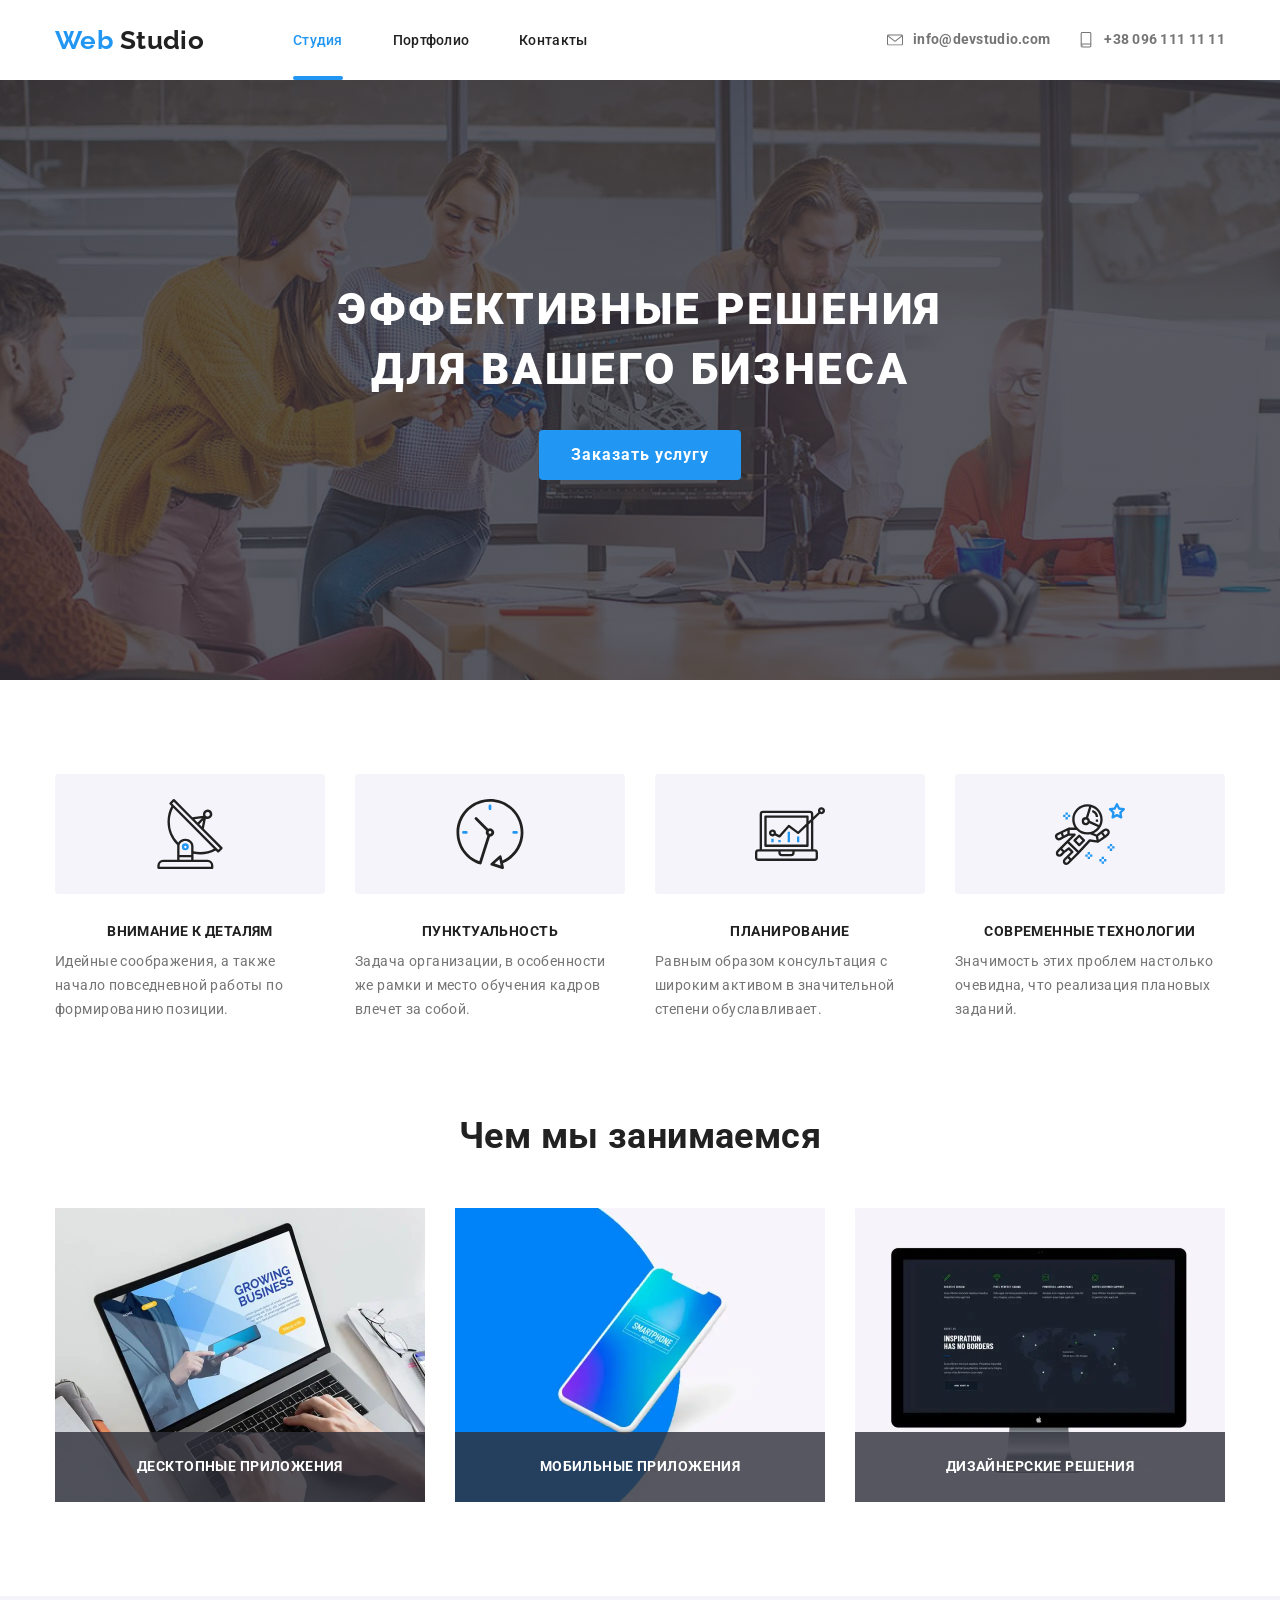
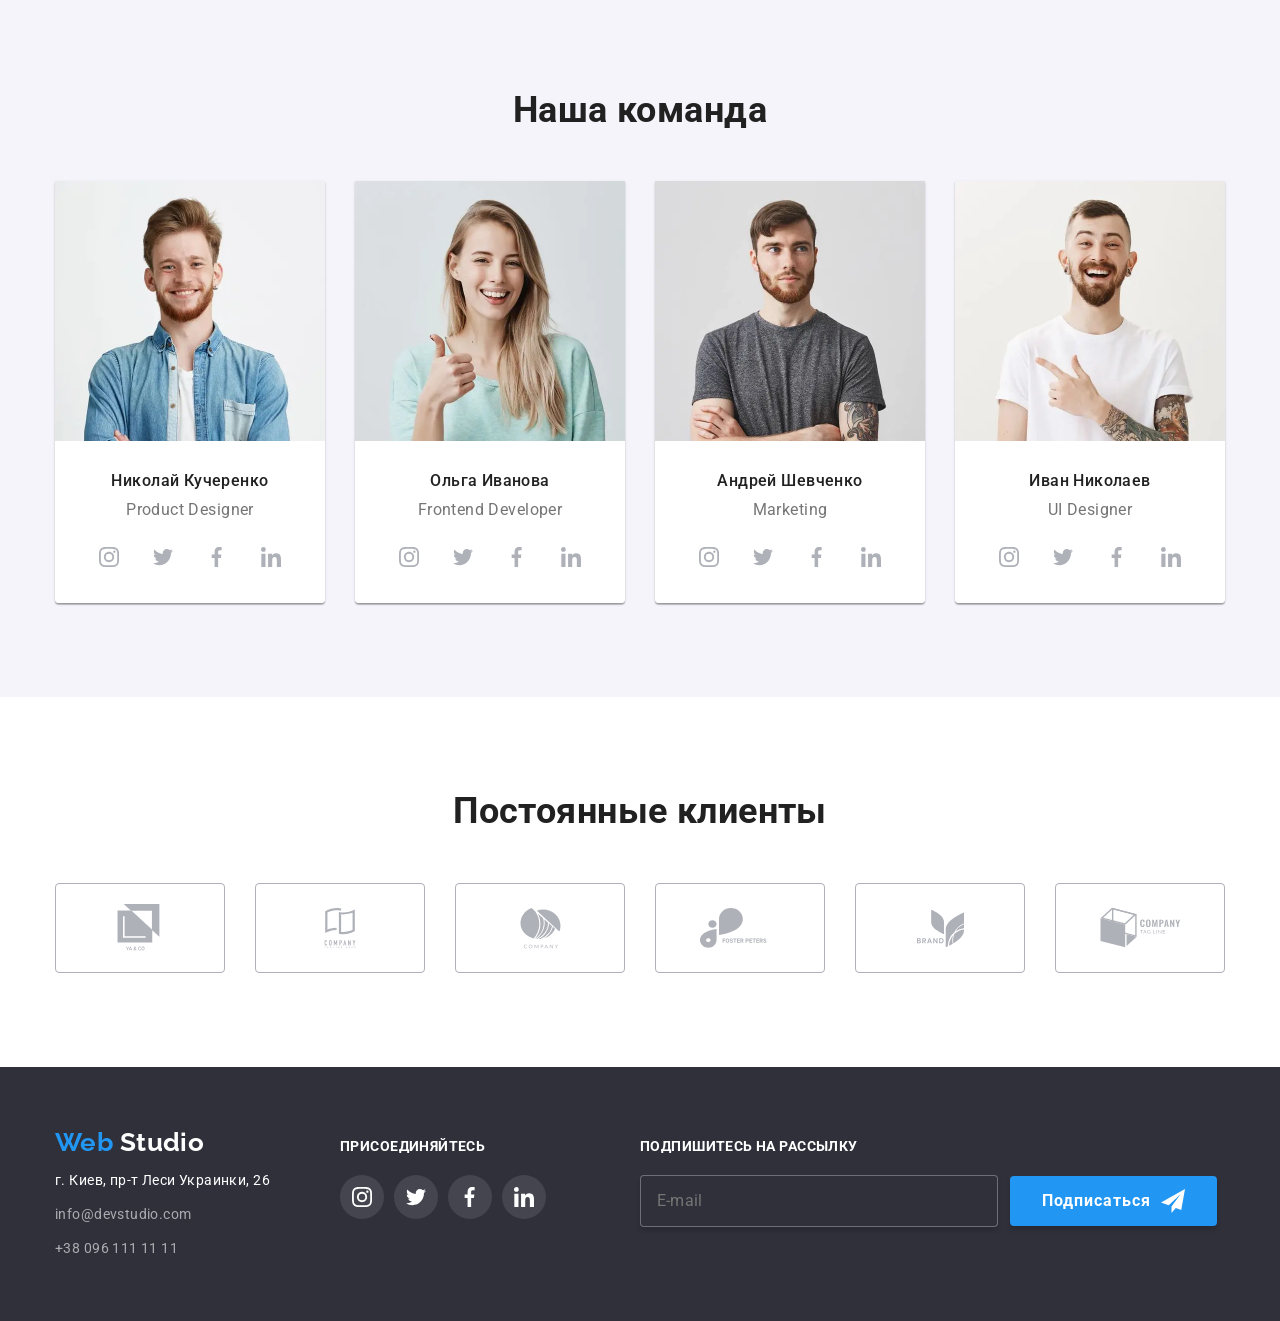
<file: index.html>
<!DOCTYPE html>
<html lang="ru">
  <head>
    <meta charset="UTF-8" />
    <meta name="viewport" content="width=device-width, initial-scale=1.0" />
    <title>Web Studio</title>
    <link
      href="https://fonts.googleapis.com/css2?family=Raleway:wght@700&family=Roboto:wght@400;500;700;900&display=swap"
      rel="stylesheet"
    />
    <link
      rel="stylesheet"
      href="https://cdnjs.cloudflare.com/ajax/libs/modern-normalize/0.6.0/modern-normalize.min.css"
    />
    <link rel="stylesheet" href="./css/main.min.css" />
  </head>

  <body>
    <!-- Header -->
    <header class="header header--no-border">
      <div class="conteiner">
        <div class="header__menu">
          <a href="./index.html" class="logo__nav">
            <span class="logo__accent">Web</span> Studio
          </a>
          <button class="menu__button" type="button" data-menu-button>
            <svg
              class="menu__icon"
              width="40"
              height="40"
              aria-label="переключатель мобильного мею"
              aria-controls="menu__conteiner"
            >
              <use class="icon__cross" href="./img/sprite.svg#icon-cross"></use>
              <use class="icon__menu" href="./img/sprite.svg#icon-menu"></use>
            </svg>
          </button>
          <div class="menu__conteiner" id="menu__conteiner" data-menu>
            <nav class="nav">
              <ul class="menu">
                <li class="menu__item">
                  <a href="./index.html" class="menu__link menu__link--current">
                    Студия
                  </a>
                </li>
                <li class="menu__item">
                  <a href="./portfolio.html" class="menu__link">
                    Портфолио
                  </a>
                </li>
                <li class="menu__item">
                  <a href="" class="menu__link">
                    Контакты
                  </a>
                </li>
              </ul>
            </nav>

            <ul class="nav-contact">
              <li class="contact-email">
                <a
                  href="mailto:info@devstudio.com"
                  class="contact-email__link"
                  aria-label="Написать на почту"
                >
                  <svg class="contact-email__icon" width="16" height="16">
                    <use href="./img/sprite.svg#contact-email"></use>
                  </svg>
                  info@devstudio.com
                </a>
              </li>
              <li class="contact-tel">
                <a
                  href="tel:+380961111111"
                  class="contact-tel__link"
                  aria-label="Позвонить"
                >
                  <svg class="contact-tel__icon" width="16" height="16">
                    <use href="./img/sprite.svg#contact-tel"></use>
                  </svg>
                  +38 096 111 11 11
                </a>
              </li>
            </ul>
          </div>
        </div>
      </div>
    </header>

    <!-- Main -->
    <main>
      <!-- Hero -->
      <section class="hero">
        <div class="hero__box">
          <h1 class="hero__title">
            Эффективные решения для вашего бизнеса
          </h1>
          <button class="hero__btn" data-modal-open>
            Заказать услугу
          </button>
          <div class="backdrop backdrop--hiden" data-modal>
            <div class="modal">
              <button class="modal__close-btn" data-modal-close>
                <svg class="modal__close-icon" width="11" height="11">
                  <use href="./img/sprite.svg#icon-close"></use>
                </svg>
              </button>
              <p class="modal__title">
                Оставьте свои данные, мы вам перезвоним
              </p>
              <form class="form js-speaker-form">
                <label class="form__field">
                  <input
                    class="form__input"
                    type="text"
                    name="name"
                    minlength="3"
                    maxlength="20"
                    autocomplete="name"
                    placeholder=" "
                  />
                  <span class="form__field-title">Имя</span>
                  <svg class="form__icon">
                    <use href="./img/sprite.svg#modal-person"></use>
                  </svg>
                </label>

                <label class="form__field">
                  <input
                    class="form__input"
                    type="tel"
                    name="tel"
                    autocomplete="tel"
                    placeholder=" "
                  />
                  <span class="form__field-title">Телефон</span>
                  <svg class="form__icon">
                    <use href="./img/sprite.svg#modal-phone"></use>
                  </svg>
                </label>

                <label class="form__field">
                  <input
                    class="form__input"
                    type="email"
                    name="email"
                    autocomplete="email"
                    placeholder=" "
                  />
                  <span class="form__field-title">Почта</span>
                  <svg class="form__icon">
                    <use href="./img/sprite.svg#modal-email"></use>
                  </svg>
                </label>

                <label class="form__field">
                  <textarea name="comment" rows="6" placeholder=" "></textarea>
                  <span class="form__field-title form__field-title--no-image"
                    >Комментарий</span
                  >
                </label>

                <label class="form__field policy">
                  <input
                    class="checkbox checkbox--hiden"
                    type="checkbox"
                    name="policy"
                    value="agree"
                  />
                  <span class="checkbox__icon"></span>
                  Соглашаюсь с рассылкой и принимаю

                  <a href="">Условия договора</a>
                </label>
                <button class="submit__btn" type="submit" data-modal-close>
                  Отправить
                </button>
              </form>
            </div>
          </div>
        </div>
      </section>

      <!-- Features -->
      <section class="feature feature--section">
        <div class="conteiner">
          <h2 class="feature__title feature__title--hiden">Преимущества</h2>
          <ul class="feature__list">
            <li class="feature__item">
              <svg class="feature__icon">
                <use href="./img/sprite.svg#feature-sat"></use>
              </svg>
              <h3 class="feature__title">Внимание к деталям</h3>
              <p>
                Идейные соображения, а также начало повседневной работы по
                формированию позиции.
              </p>
            </li>
            <li class="feature__item">
              <svg class="feature__icon">
                <use href="./img/sprite.svg#feature-clock"></use>
              </svg>
              <h3 class="feature__title">Пунктуальность</h3>
              <p>
                Задача организации, в особенности же рамки и место обучения
                кадров влечет за собой.
              </p>
            </li>
            <li class="feature__item">
              <svg class="feature__icon">
                <use href="./img/sprite.svg#feature-diagram"></use>
              </svg>
              <h3 class="feature__title">Планирование</h3>
              <p>
                Равным образом консультация с широким активом в значительной
                степени обуславливает.
              </p>
            </li>
            <li class="feature__item">
              <svg class="feature__icon">
                <use href="./img/sprite.svg#feature-astronaut"></use>
              </svg>
              <h3 class="feature__title">Современные технологии</h3>
              <p>
                Значимость этих проблем настолько очевидна, что реализация
                плановых заданий.
              </p>
            </li>
          </ul>
        </div>
      </section>

      <!-- Products -->
      <section class="product product--section">
        <div class="conteiner">
          <h2 class="products__title">Чем мы занимаемся</h2>
          <ul class="product__list">
            <li class="product__item">
              <div class="product__box">
                <picture>
                  <source
                    srcset="
                      ./img/product-desktop-app-370.webp 370w,
                      ./img/product-desktop-app-740.webp 740w
                    "
                    type="image/webp"
                  />
                  <img
                    class="product__image"
                    alt="Ноутбук"
                    srcset="
                      ./img/product-desktop-app-370.jpg 370w,
                      ./img/product-desktop-app-740.jpg 740w
                    "
                    src="./img/product-desktop-app-370.jpg"
                    sizes="(min-width: 1200px) 33vw, 100vw"
                  />
                </picture>
                <h3 class="product__title">Десктопные приложения</h3>
              </div>
            </li>
            <li class="product__item">
              <div class="product__box">
                <picture>
                  <source
                    srcset="
                      ./img/product-mobil-app-370.webp 370w,
                      ./img/product-mobil-app-740.webp 740w
                    "
                    type="image/webp"
                  />
                  <img
                    class="product__image"
                    alt="Смартфон"
                    srcset="
                      ./img/product-mobil-app-370.jpg 370w,
                      ./img/product-mobil-app-740.jpg 740w
                    "
                    src="./img/product-mobil-app-370.jpg"
                    sizes="(min-width: 1200px) 33vw, 100vw"
                  />
                </picture>
                <h3 class="product__title">Мобильные приложения</h3>
              </div>
            </li>
            <li class="product__item">
              <div class="product__box">
                <picture>
                  <source
                    srcset="
                      ./img/product-designer-solution-370.webp 370w,
                      ./img/product-designer-solution-740.webp 740w
                    "
                    type="image/webp"
                  />
                  <img
                    class="product__image"
                    alt="Монитор с картой"
                    srcset="
                      ./img/product-designer-solution-370.jpg 370w,
                      ./img/product-designer-solution-740.jpg 740w
                    "
                    src="./img/product-designer-solution-370.jpg"
                    sizes="(min-width: 1200px) 33vw, 100vw"
                  />
                </picture>
                <h3 class="product__title">Дизайнерские решения</h3>
              </div>
            </li>
          </ul>
        </div>
      </section>

      <!-- Team  -->
      <section class="team team--section team--bgc">
        <div class="conteiner">
          <h2 class="team__title">Наша команда</h2>
          <ul class="team__list">
            <li class="team__member">
              <picture>
                <source
                  srcset="
                    ./img/team-nikolai-kucherenko-270.webp 270w,
                    ./img/team-nikolai-kucherenko-540.webp 540w
                  "
                  type="image/webp"
                />
                <img
                  class="team__image"
                  srcset="
                    ./img/team-nikolai-kucherenko-270.jpg 270w,
                    ./img/team-nikolai-kucherenko-540.jpg 540w
                  "
                  src="./img/team-nikolai-kucherenko-270.jpg"
                  alt="фото Николай Кучеренко"
                  sizes="(min-width: 1200px) 25vw, (min-width: 768px) 50vw, 100vw"
                />
              </picture>
              <div class="team__description">
                <h3 class="team__name">Николай Кучеренко</h3>
                <p class="team__position">Product Designer</p>
                <ul class="team__social-net">
                  <li class="team__item">
                    <a
                      href=""
                      aria-label="ссылка на Instagram"
                      class="team__social-icon"
                    >
                      <svg class="social-instagram" width="20" height="20">
                        <use href="./img/sprite.svg#social-instagram"></use>
                      </svg>
                    </a>
                  </li>
                  <li class="team__item">
                    <a
                      href=""
                      aria-label="ссылка на Twitter"
                      class="team__social-icon"
                    >
                      <svg class="social-twitter" width="20" height="20">
                        <use href="./img/sprite.svg#social-twitter"></use>
                      </svg>
                    </a>
                  </li>
                  <li class="team__item">
                    <a
                      href=""
                      aria-label="ссылка на Facebook"
                      class="team__social-icon"
                    >
                      <svg class="social-facebook" width="20" height="20">
                        <use href="./img/sprite.svg#social-facebook"></use>
                      </svg>
                    </a>
                  </li>
                  <li class="team__item">
                    <a
                      href=""
                      aria-label="ссылка на LinkedIn"
                      class="team__social-icon"
                    >
                      <svg class="social-linkedin" width="20" height="20">
                        <use href="./img/sprite.svg#social-linkedin"></use>
                      </svg>
                    </a>
                  </li>
                </ul>
              </div>
            </li>
            <li class="team__member">
              <picture>
                <source
                  srcset="
                    ./img/team-olga-ivanova-270.webp 270w,
                    ./img/team-olga-ivanova-540.webp 540w
                  "
                  type="image/webp"
                />
                <img
                  class="team__image"
                  srcset="
                    ./img/team-olga-ivanova-270.jpg 270w,
                    ./img/team-olga-ivanova-540.jpg 540w
                  "
                  src="./img/team-olga-ivanova-270.jpg"
                  alt="фото Ольга Иванова"
                  sizes="(min-width: 1200px) 25vw, (min-width: 768px) 50vw, 100vw"
                />
              </picture>
              <div class="team__description">
                <h3 class="team__name">Ольга Иванова</h3>
                <p class="team__position">Frontend Developer</p>
                <ul class="team__social-net">
                  <li class="team__item">
                    <a
                      href=""
                      aria-label="ссылка на Instagram"
                      class="team__social-icon"
                    >
                      <svg class="social-instagram" width="20" height="20">
                        <use href="./img/sprite.svg#social-instagram"></use>
                      </svg>
                    </a>
                  </li>
                  <li class="team__item">
                    <a
                      href=""
                      aria-label="ссылка на Twitter"
                      class="team__social-icon"
                    >
                      <svg class="social-twitter" width="20" height="20">
                        <use href="./img/sprite.svg#social-twitter"></use>
                      </svg>
                    </a>
                  </li>
                  <li class="team__item">
                    <a
                      href=""
                      aria-label="ссылка на Facebook"
                      class="team__social-icon"
                    >
                      <svg class="social-facebook" width="20" height="20">
                        <use href="./img/sprite.svg#social-facebook"></use>
                      </svg>
                    </a>
                  </li>
                  <li class="team__item">
                    <a
                      href=""
                      aria-label="ссылка на LinkedIn"
                      class="team__social-icon"
                    >
                      <svg class="social-linkedin" width="20" height="20">
                        <use href="./img/sprite.svg#social-linkedin"></use>
                      </svg>
                    </a>
                  </li>
                </ul>
              </div>
            </li>
            <li class="team__member">
              <picture>
                <source
                  srcset="
                    ./img/team-andrei-shevchenko-270.webp 270w,
                    ./img/team-andrei-shevchenko-540.webp 540w
                  "
                  type="image/webp"
                />
                <img
                  class="team__image"
                  srcset="
                    ./img/team-andrei-shevchenko-270.jpg 270w,
                    ./img/team-andrei-shevchenko-540.jpg 540w
                  "
                  src="./img/team-andrei-shevchenko-270.jpg"
                  alt="фото Андрей Шевченко"
                  sizes="(min-width: 1200px) 25vw, (min-width: 768px) 50vw, 100vw"
                />
              </picture>
              <div class="team__description">
                <h3 class="team__name">Андрей Шевченко</h3>
                <p class="team__position">Marketing</p>
                <ul class="team__social-net">
                  <li class="team__item">
                    <a
                      href=""
                      aria-label="ссылка на Instagram"
                      class="team__social-icon"
                    >
                      <svg class="social-instagram" width="20" height="20">
                        <use href="./img/sprite.svg#social-instagram"></use>
                      </svg>
                    </a>
                  </li>
                  <li class="team__item">
                    <a
                      href=""
                      aria-label="ссылка на Twitter"
                      class="team__social-icon"
                    >
                      <svg class="social-twitter" width="20" height="20">
                        <use href="./img/sprite.svg#social-twitter"></use>
                      </svg>
                    </a>
                  </li>
                  <li class="team__item">
                    <a
                      href=""
                      aria-label="ссылка на Facebook"
                      class="team__social-icon"
                    >
                      <svg class="social-facebook" width="20" height="20">
                        <use href="./img/sprite.svg#social-facebook"></use>
                      </svg>
                    </a>
                  </li>
                  <li class="team__item">
                    <a
                      href=""
                      aria-label="ссылка на LinkedIn"
                      class="team__social-icon"
                    >
                      <svg class="social-linkedin" width="20" height="20">
                        <use href="./img/sprite.svg#social-linkedin"></use>
                      </svg>
                    </a>
                  </li>
                </ul>
              </div>
            </li>
            <li class="team__member">
              <picture>
                <source
                  srcset="
                    ./img/team-ivan-nikolaev-270.webp 270w,
                    ./img/team-ivan-nikolaev-540.webp 540w
                  "
                  type="image/webp"
                />
                <img
                  class="team__image"
                  srcset="
                    ./img/team-ivan-nikolaev-270.jpg 270w,
                    ./img/team-ivan-nikolaev-540.jpg 540w
                  "
                  src="./img/team-ivan-nikolaev-270.jpg"
                  alt="фото Иван Николаев"
                  sizes="(min-width: 1200px) 25vw, (min-width: 768px) 50vw, 100vw"
                />
              </picture>
              <div class="team__description">
                <h3 class="team__name">Иван Николаев</h3>
                <p class="team__position">UI Designer</p>
                <ul class="team__social-net">
                  <li class="team__item">
                    <a
                      href=""
                      aria-label="ссылка на Instagram"
                      class="team__social-icon"
                    >
                      <svg class="social-instagram" width="20" height="20">
                        <use href="./img/sprite.svg#social-instagram"></use>
                      </svg>
                    </a>
                  </li>
                  <li class="team__item">
                    <a
                      href=""
                      aria-label="ссылка на Twitter"
                      class="team__social-icon"
                    >
                      <svg class="social-twitter" width="20" height="20">
                        <use href="./img/sprite.svg#social-twitter"></use>
                      </svg>
                    </a>
                  </li>
                  <li class="team__item">
                    <a
                      href=""
                      aria-label="ссылка на Facebook"
                      class="team__social-icon"
                    >
                      <svg class="social-facebook" width="20" height="20">
                        <use href="./img/sprite.svg#social-facebook"></use>
                      </svg>
                    </a>
                  </li>
                  <li class="team__item">
                    <a
                      href=""
                      aria-label="ссылка на LinkedIn"
                      class="team__social-icon"
                    >
                      <svg class="social-linkedin" width="20" height="20">
                        <use href="./img/sprite.svg#social-linkedin"></use>
                      </svg>
                    </a>
                  </li>
                </ul>
              </div>
            </li>
          </ul>
        </div>
      </section>

      <!-- Clients -->
      <section class="client client--section">
        <div class="conteiner">
          <h2 class="client__title">Постоянные клиенты</h2>
          <ul class="client__list">
            <li class="client__item">
              <a
                href=""
                aria-label="логотип компании YA&CO"
                class="client__link"
              >
                <svg width="49" height="49">
                  <use href="./img/sprite.svg#client-logo-1"></use>
                </svg>
              </a>
            </li>
            <li class="client__item">
              <a
                href=""
                aria-label="логотип компании Company taglinehere"
                class="client__link"
              >
                <svg width="40" height="52">
                  <use href="./img/sprite.svg#client-logo-2"></use>
                </svg>
              </a>
            </li>
            <li class="client__item">
              <a
                href=""
                aria-label="логотип компании Company"
                class="client__link"
              >
                <svg width="41" height="43">
                  <use href="./img/sprite.svg#client-logo-3"></use>
                </svg>
              </a>
            </li>
            <li class="client__item">
              <a
                href=""
                aria-label="логотип компании Foster Peters"
                class="client__link"
              >
                <svg width="80" height="80">
                  <use href="./img/sprite.svg#client-logo-4"></use>
                </svg>
              </a>
            </li>
            <li class="client__item">
              <a
                href=""
                aria-label="логотип компании Brand"
                class="client__link"
              >
                <svg width="59" height="47">
                  <use href="./img/sprite.svg#client-logo-5"></use>
                </svg>
              </a>
            </li>
            <li class="client__item">
              <a
                href=""
                aria-label="логотип компании Company tag line"
                class="client__link"
              >
                <svg width="89" height="80">
                  <use href="./img/sprite.svg#client-logo-6"></use>
                </svg>
              </a>
            </li>
          </ul>
        </div>
      </section>
    </main>

    <!-- Footer -->
    <footer class="footer">
      <div class="conteiner">
        <div class="footer__content">
          <div class="footer__contacts">
            <a href="./index.html" class="logo__footer">
              <span class="logo__accent">Web</span> Studio
            </a>
            <address class="address">
              <p class="address__geo">
                г. Киев, пр-т Леси Украинки, 26
              </p>
              <a href="mailto:info@devstudio.com" class="address__email">
                info@devstudio.com
              </a>
              <a href="tel:+380961111111" class="address__tel">
                +38 096 111 11 11
              </a>
            </address>
          </div>
          <div class="footer-social">
            <p class="footer-social__title">Присоединяйтесь</p>
            <ul class="footer-social__list">
              <li class="social-net">
                <a
                  href=""
                  aria-label="ссылка на Instagram"
                  class="social-net__link"
                >
                  <svg class="social-net__icon" width="20" height="20">
                    <use href="./img/sprite.svg#social-instagram"></use>
                  </svg>
                </a>
              </li>
              <li class="social-net">
                <a
                  href=""
                  aria-label="ссылка на Twitter"
                  class="social-net__link"
                >
                  <svg class="social-net__icon" width="20" height="20">
                    <use href="./img/sprite.svg#social-twitter"></use>
                  </svg>
                </a>
              </li>
              <li class="social-net">
                <a
                  href=""
                  aria-label="ссылка на Facebook"
                  class="social-net__link"
                >
                  <svg class="social-net__icon" width="20" height="20">
                    <use href="./img/sprite.svg#social-facebook"></use>
                  </svg>
                </a>
              </li>
              <li class="social-net">
                <a
                  href=""
                  aria-label="ссылка на LinkedIn"
                  class="social-net__link"
                >
                  <svg class="social-net__icon" width="20" height="20">
                    <use href="./img/sprite.svg#social-linkedin"></use>
                  </svg>
                </a>
              </li>
            </ul>
          </div>
          <div class="join">
            <p class="join__title">Подпишитесь на рассылку</p>
            <div class="join__conteiner">
              <input
                class="join__email"
                type="email"
                name="email"
                id="email"
                placeholder="E-mail"
              />
              <a class="join__btn" href=""
                >Подписаться
                <svg class="icon-send" width="20" height="20">
                  <use href="./img/sprite.svg#icon-send"></use>
                </svg>
              </a>
            </div>
          </div>
        </div>
      </div>
    </footer>
    <script src="./js/modal.js"></script>
    <script src="./js/menu.js"></script>
    <!-- <script src="./js/form.js"></script> -->
  </body>
</html>
</file>
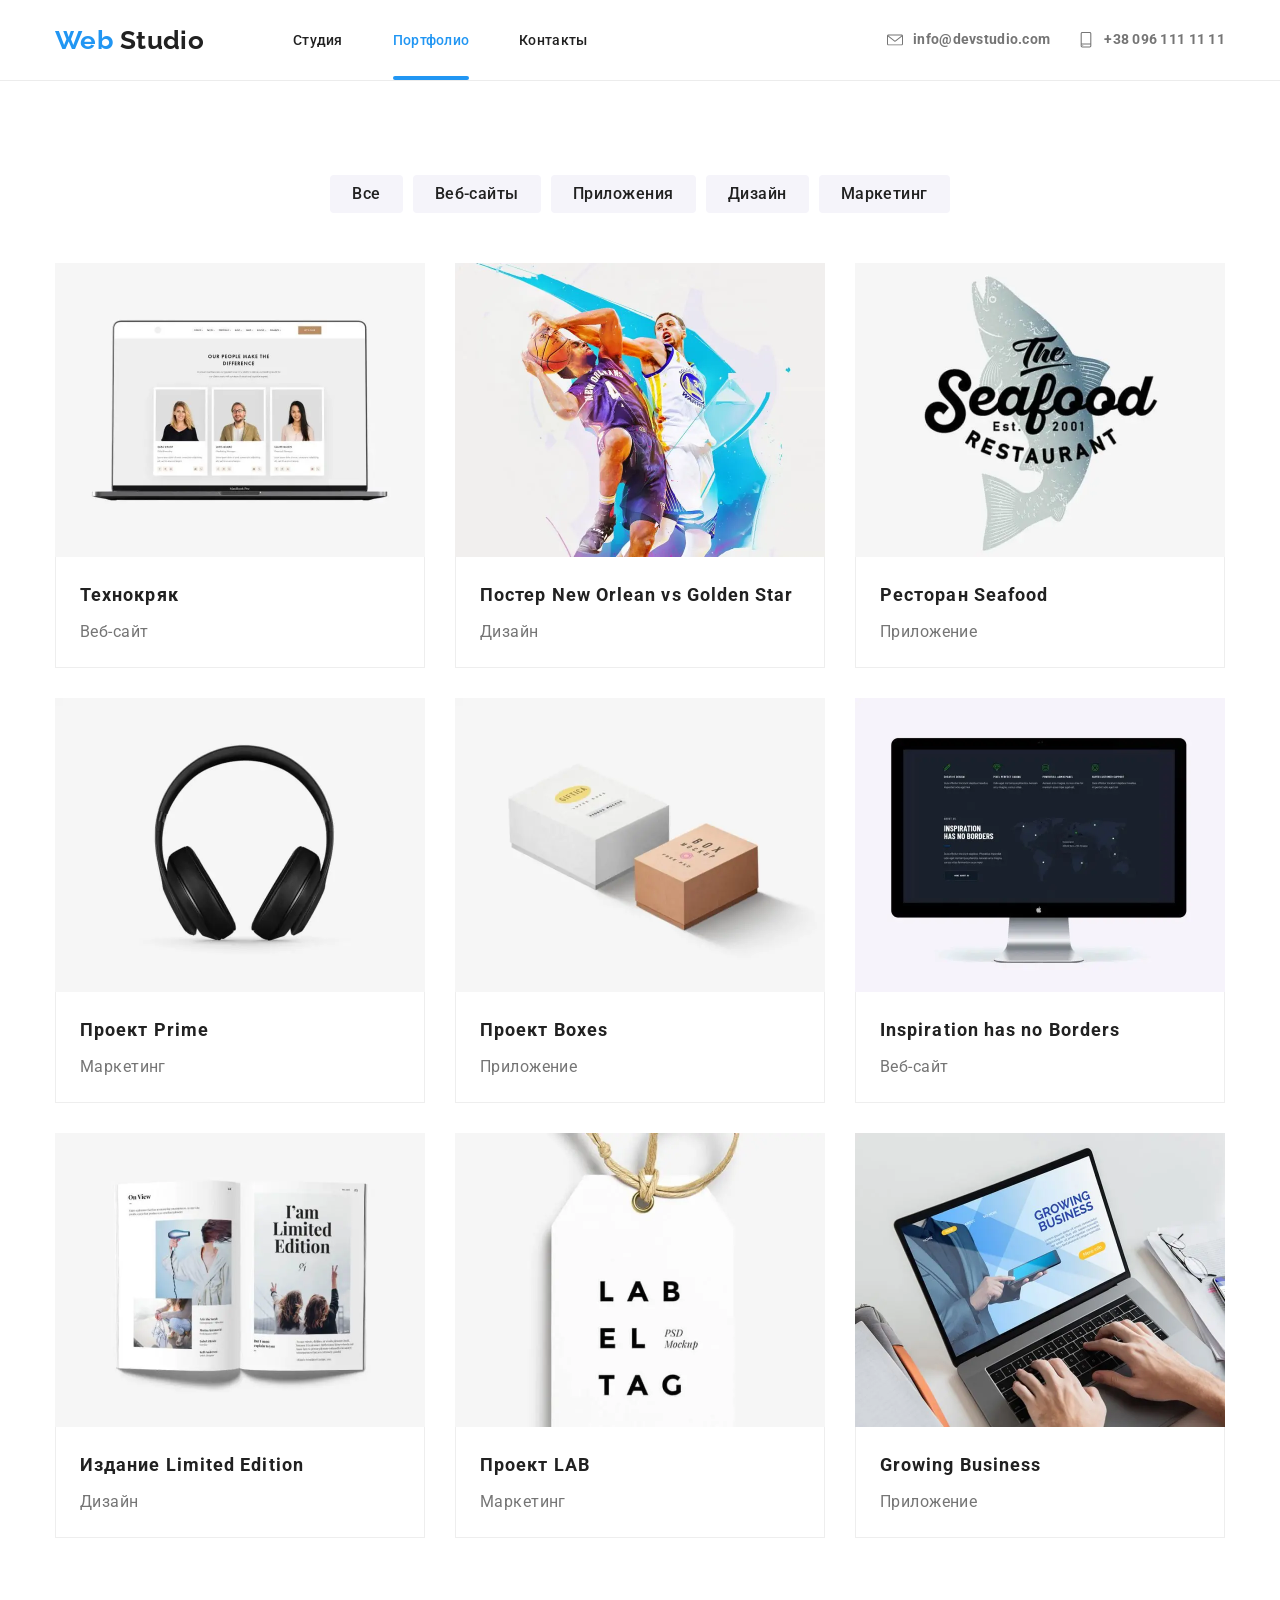
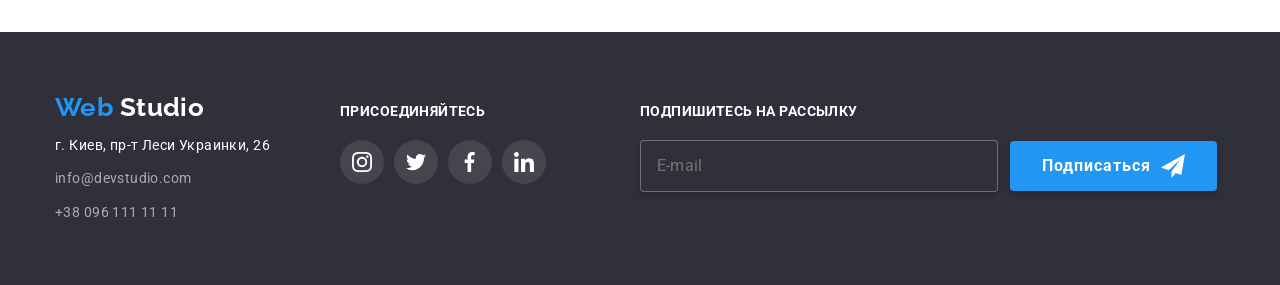
<file: portfolio.html>
<!DOCTYPE html>
<html lang="ru">
  <head>
    <meta charset="UTF-8" />
    <meta name="viewport" content="width=device-width, initial-scale=1.0" />
    <title>Web Studio</title>
    <style>
      .card__description {
        display: block;
        position: absolute;
        top: 0px;
        left: 0px;
        padding: 63px 24px;
        width: 100%;
        height: 100%;
        transform: translate(0, 100%);

        font-size: 18px;
        line-height: 1.56;
        color: var(--bgc-primary);
        background-color: var(--bgc-card-description);

        /* delay 250ms */
        transition: transform 250ms cubic-bezier(0.4, 0, 0.2, 1) 250ms;
      }

      .card__link:hover .card__description,
      .card__link:focus .card__description {
        transform: translate(0, 0);
      }

      .card__box-image {
        position: relative;
        overflow: hidden;
      }
    </style>
    <link
      href="https://fonts.googleapis.com/css2?family=Raleway:wght@700&family=Roboto:wght@400;500;700;900&display=swap"
      rel="stylesheet"
    />
    <link
      rel="stylesheet"
      href="https://cdnjs.cloudflare.com/ajax/libs/modern-normalize/0.6.0/modern-normalize.min.css"
    />

    <link rel="stylesheet" href="./css/main.min.css" />
  </head>

  <body>
    <header class="header">
      <div class="conteiner">
        <div class="header__menu">
          <a href="./index.html" class="logo__nav">
            <span class="logo__accent">Web</span> Studio
          </a>
          <button class="menu__button" type="button" data-menu-button>
            <svg
              class="menu__icon"
              width="40"
              height="40"
              aria-label="переключатель мобильного меню"
              aria-controls="menu__conteiner"
            >
              <use class="icon__cross" href="./img/sprite.svg#icon-cross"></use>
              <use class="icon__menu" href="./img/sprite.svg#icon-menu"></use>
            </svg>
          </button>
          <div class="menu__conteiner" id="menu__conteiner" data-menu>
            <nav class="nav">
              <ul class="menu">
                <li class="menu__item">
                  <a href="./index.html" class="menu__link">
                    Студия
                  </a>
                </li>
                <li class="menu__item">
                  <a
                    href="./portfolio.html"
                    class="menu__link menu__link--current"
                  >
                    Портфолио
                  </a>
                </li>
                <li class="menu__item">
                  <a href="" class="menu__link">
                    Контакты
                  </a>
                </li>
              </ul>
            </nav>

            <ul class="nav-contact">
              <li class="contact-email">
                <a
                  href="mailto:info@devstudio.com"
                  class="contact-email__link"
                  aria-label="Написать на почту"
                >
                  <svg class="contact-email__icon" width="16" height="16">
                    <use href="./img/sprite.svg#contact-email"></use>
                  </svg>
                  info@devstudio.com
                </a>
              </li>
              <li class="contact-tel">
                <a
                  href="tel:+380961111111"
                  class="contact-tel__link"
                  aria-label="Позвонить"
                >
                  <svg class="contact-tel__icon" width="16" height="16">
                    <use href="./img/sprite.svg#contact-tel"></use>
                  </svg>
                  +38 096 111 11 11
                </a>
              </li>
            </ul>
          </div>
        </div>
      </div>
    </header>

    <main>
      <!-- Portfolio -->
      <section class="portfolio portfolio--section">
        <div class="conteiner">
          <h1 class="portfolio__title portfolio__title--hiden">
            Примеры наших работ
          </h1>
          <ul class="filter">
            <li class="filter__item">
              <button type="button" class="filter__button">Все</button>
            </li>
            <li class="filter__item">
              <button type="button" class="filter__button">Веб-сайты</button>
            </li>
            <li class="filter__item">
              <button type="button" class="filter__button">Приложения</button>
            </li>
            <li class="filter__item">
              <button type="button" class="filter__button">Дизайн</button>
            </li>
            <li class="filter__item">
              <button type="button" class="filter__button">Маркетинг</button>
            </li>
          </ul>

          <ul class="portfolio__list">
            <li class="card">
              <a href="" class="card__link card__link--no-link">
                <div class="card__box-image">
                  <picture>
                    <source
                      srcset="
                        ./img/portfolio-technocrack-370.webp 370w,
                        ./img/portfolio-technocrack-740.webp 740w
                      "
                      type="image/webp"
                    />
                    <img
                      class="card__image"
                      srcset="
                        ./img/portfolio-technocrack-370.jpg 370w,
                        ./img/portfolio-technocrack-740.jpg 740w
                      "
                      src="./img/portfolio-technocrack-370.jpg"
                      alt="описание изображения Технокряк"
                      sizes="(min-width: 1200px) 25vw, (min-width: 768px) 50vw, 100vw"
                    />
                  </picture>
                  <p class="card__description">
                    Технокряк это современная площадка распространения
                    коронавируса. Компании используют эту платформу для
                    цифрового шпионажа и атак на защищённые сервера конкурентов.
                  </p>
                </div>
                <div class="card__content">
                  <h2 class="card__title">Технокряк</h2>
                  <p class="card__kinde">Веб-сайт</p>
                </div>
              </a>
            </li>
            <li class="card">
              <a href="" class="card__link card__link--no-link">
                <div class="card__box-image">
                  <picture>
                    <source
                      srcset="
                        ./img/portfolio-poster-370.webp 370w,
                        ./img/portfolio-poster-740.webp 740w
                      "
                      type="image/webp"
                    />
                    <img
                      class="card__image"
                      srcset="
                        ./img/portfolio-poster-370.jpg 370w,
                        ./img/portfolio-poster-740.jpg 740w
                      "
                      src="./img/portfolio-poster-370.jpg"
                      alt="описание изображения Постер New Orlean vs Golden Stars"
                      sizes="(min-width: 1200px) 25vw, (min-width: 768px) 50vw, 100vw"
                    />
                  </picture>
                  <p class="card__description">
                    Технокряк это современная площадка распространения
                    коронавируса. Компании используют эту платформу для
                    цифрового шпионажа и атак на защищённые сервера конкурентов.
                  </p>
                </div>
                <div class="card__content">
                  <h2 class="card__title">Постер New Orlean vs Golden Star</h2>
                  <p class="card__kinde">Дизайн</p>
                </div>
              </a>
            </li>
            <li class="card">
              <a href="" class="card__link card__link--no-link">
                <div class="card__box-image">
                  <picture>
                    <source
                      srcset="
                        ./img/portfolio-seafood-370.webp 370w,
                        ./img/portfolio-seafood-740.webp 740w
                      "
                      type="image/webp"
                    />
                    <img
                      class="card__image"
                      srcset="
                        ./img/portfolio-seafood-370.jpg 370w,
                        ./img/portfolio-seafood-740.jpg 740w
                      "
                      src="./img/portfolio-seafood-370.jpg"
                      alt="описание изображения Ресторан Seafood"
                      sizes="(min-width: 1200px) 25vw, (min-width: 768px) 50vw, 100vw"
                    />
                  </picture>
                  <p class="card__description">
                    Технокряк это современная площадка распространения
                    коронавируса. Компании используют эту платформу для
                    цифрового шпионажа и атак на защищённые сервера конкурентов.
                  </p>
                </div>
                <div class="card__content">
                  <h2 class="card__title">Ресторан Seafood</h2>
                  <p class="card__kinde">Приложение</p>
                </div>
              </a>
            </li>
            <li class="card">
              <a href="" class="card__link card__link--no-link">
                <div class="card__box-image">
                  <picture>
                    <source
                      srcset="
                        ./img/portfolio-prime-370.webp 370w,
                        ./img/portfolio-prime-740.webp 740w
                      "
                      type="image/webp"
                    />
                    <img
                      class="card__image"
                      srcset="
                        ./img/portfolio-prime-370.jpg 370w,
                        ./img/portfolio-prime-740.jpg 740w
                      "
                      src="./img/portfolio-prime-370.jpg"
                      alt="описание изображения Проект Prime"
                      sizes="(min-width: 1200px) 25vw, (min-width: 768px) 50vw, 100vw"
                    />
                  </picture>
                  <p class="card__description">
                    Технокряк это современная площадка распространения
                    коронавируса. Компании используют эту платформу для
                    цифрового шпионажа и атак на защищённые сервера конкурентов.
                  </p>
                </div>
                <div class="card__content">
                  <h2 class="card__title">Проект Prime</h2>
                  <p class="card__kinde">Маркетинг</p>
                </div>
              </a>
            </li>
            <li class="card">
              <a href="" class="card__link card__link--no-link">
                <div class="card__box-image">
                  <picture>
                    <source
                      srcset="
                        ./img/portfolio-boxes-370.webp 370w,
                        ./img/portfolio-boxes-740.webp 740w
                      "
                      type="image/webp"
                    />
                    <img
                      class="card__image"
                      srcset="
                        ./img/portfolio-boxes-370.jpg 370w,
                        ./img/portfolio-boxes-740.jpg 740w
                      "
                      src="./img/portfolio-boxes-370.jpg"
                      alt="описание изображения Проект Boxes"
                      sizes="(min-width: 1200px) 25vw, (min-width: 768px) 50vw, 100vw"
                    />
                  </picture>
                  <p class="card__description">
                    Технокряк это современная площадка распространения
                    коронавируса. Компании используют эту платформу для
                    цифрового шпионажа и атак на защищённые сервера конкурентов.
                  </p>
                </div>
                <div class="card__content">
                  <h2 class="card__title">Проект Boxes</h2>
                  <p class="card__kinde">Приложение</p>
                </div>
              </a>
            </li>
            <li class="card">
              <a href="" class="card__link card__link--no-link">
                <div class="card__box-image">
                  <picture>
                    <source
                      srcset="
                        ./img/portfolio-inspiration-370.webp 370w,
                        ./img/portfolio-inspiration-740.webp 740w
                      "
                      type="image/webp"
                    />
                    <img
                      class="card__image"
                      srcset="
                        ./img/portfolio-inspiration-370.jpg 370w,
                        ./img/portfolio-inspiration-740.jpg 740w
                      "
                      src="./img/portfolio-inspiration-370.jpg"
                      alt="описание изображения Inspiration has no Borders"
                      sizes="(min-width: 1200px) 25vw, (min-width: 768px) 50vw, 100vw"
                    />
                  </picture>
                  <p class="card__description">
                    Технокряк это современная площадка распространения
                    коронавируса. Компании используют эту платформу для
                    цифрового шпионажа и атак на защищённые сервера конкурентов.
                  </p>
                </div>
                <div class="card__content">
                  <h2 class="card__title">Inspiration has no Borders</h2>
                  <p class="card__kinde">Веб-сайт</p>
                </div>
              </a>
            </li>
            <li class="card">
              <a href="" class="card__link card__link--no-link">
                <div class="card__box-image">
                  <picture>
                    <source
                      srcset="
                        ./img/portfolio-limited-edition-370.webp 370w,
                        ./img/portfolio-limited-edition-740.webp 740w
                      "
                      type="image/webp"
                    />
                    <img
                      class="card__image"
                      srcset="
                        ./img/portfolio-limited-edition-370.jpg 370w,
                        ./img/portfolio-limited-edition-740.jpg 740w
                      "
                      src="./img/portfolio-limited-edition-370.jpg"
                      alt="описание изображения Издание Limited Edition"
                      sizes="(min-width: 1200px) 25vw, (min-width: 768px) 50vw, 100vw"
                    />
                  </picture>
                  <p class="card__description">
                    Технокряк это современная площадка распространения
                    коронавируса. Компании используют эту платформу для
                    цифрового шпионажа и атак на защищённые сервера конкурентов.
                  </p>
                </div>
                <div class="card__content">
                  <h2 class="card__title">Издание Limited Edition</h2>
                  <p class="card__kinde">Дизайн</p>
                </div>
              </a>
            </li>
            <li class="card">
              <a href="" class="card__link card__link--no-link">
                <div class="card__box-image">
                  <picture>
                    <source
                      srcset="
                        ./img/portfolio-lab-370.webp 370w,
                        ./img/portfolio-lab-740.webp 740w
                      "
                      type="image/webp"
                    />
                    <img
                      class="card__image"
                      srcset="
                        ./img/portfolio-lab-370.jpg 370w,
                        ./img/portfolio-lab-740.jpg 740w
                      "
                      src="./img/portfolio-lab-370.jpg"
                      alt="описание изображения Проект LAB"
                      sizes="(min-width: 1200px) 25vw, (min-width: 768px) 50vw, 100vw"
                    />
                  </picture>
                  <p class="card__description">
                    Технокряк это современная площадка распространения
                    коронавируса. Компании используют эту платформу для
                    цифрового шпионажа и атак на защищённые сервера конкурентов.
                  </p>
                </div>
                <div class="card__content">
                  <h2 class="card__title">Проект LAB</h2>
                  <p class="card__kinde">Маркетинг</p>
                </div>
              </a>
            </li>
            <li class="card">
              <a href="" class="card__link card__link--no-link">
                <div class="card__box-image">
                  <picture>
                    <source
                      srcset="
                        ./img/portfolio-growing-business-370.webp 370w,
                        ./img/portfolio-growing-business-740.webp 740w
                      "
                      type="image/webp"
                    />
                    <img
                      class="card__image"
                      srcset="
                        ./img/portfolio-growing-business-370.jpg 370w,
                        ./img/portfolio-growing-business-740.jpg 740w
                      "
                      src="./img/portfolio-growing-business-370.jpg"
                      alt="описание изображения Growing Business"
                      sizes="(min-width: 1200px) 25vw, (min-width: 768px) 50vw, 100vw"
                    />
                  </picture>
                  <p class="card__description">
                    Технокряк это современная площадка распространения
                    коронавируса. Компании используют эту платформу для
                    цифрового шпионажа и атак на защищённые сервера конкурентов.
                  </p>
                </div>
                <div class="card__content">
                  <h2 class="card__title">Growing Business</h2>
                  <p class="card__kinde">Приложение</p>
                </div>
              </a>
            </li>
          </ul>
        </div>
      </section>
    </main>

    <footer class="footer">
      <div class="conteiner">
        <div class="footer__content">
          <div class="footer__contacts">
            <a href="./index.html" class="logo__footer">
              <span class="logo__accent">Web</span> Studio
            </a>
            <address class="address">
              <p class="address__geo">
                г. Киев, пр-т Леси Украинки, 26
              </p>
              <a href="mailto:info@devstudio.com" class="address__email">
                info@devstudio.com
              </a>
              <a href="tel:+380961111111" class="address__tel">
                +38 096 111 11 11
              </a>
            </address>
          </div>
          <div class="footer-social">
            <p class="footer-social__title">Присоединяйтесь</p>
            <ul class="footer-social__list">
              <li class="social-net">
                <a
                  href=""
                  aria-label="ссылка на Instagram"
                  class="social-net__link"
                >
                  <svg class="social-net__icon" width="20" height="20">
                    <use href="./img/sprite.svg#social-instagram"></use>
                  </svg>
                </a>
              </li>
              <li class="social-net">
                <a
                  href=""
                  aria-label="ссылка на Twitter"
                  class="social-net__link"
                >
                  <svg class="social-net__icon" width="20" height="20">
                    <use href="./img/sprite.svg#social-twitter"></use>
                  </svg>
                </a>
              </li>
              <li class="social-net">
                <a
                  href=""
                  aria-label="ссылка на Facebook"
                  class="social-net__link"
                >
                  <svg class="social-net__icon" width="20" height="20">
                    <use href="./img/sprite.svg#social-facebook"></use>
                  </svg>
                </a>
              </li>
              <li class="social-net">
                <a
                  href=""
                  aria-label="ссылка на LinkedIn"
                  class="social-net__link"
                >
                  <svg class="social-net__icon" width="20" height="20">
                    <use href="./img/sprite.svg#social-linkedin"></use>
                  </svg>
                </a>
              </li>
            </ul>
          </div>
          <div class="join">
            <p class="join__title">Подпишитесь на рассылку</p>
            <div class="join__conteiner">
              <input
                class="join__email"
                type="email"
                name="email"
                id="email"
                placeholder="E-mail"
              />
              <a class="join__btn" href=""
                >Подписаться
                <svg class="icon-send" width="20" height="20">
                  <use href="./img/sprite.svg#icon-send"></use>
                </svg>
              </a>
            </div>
          </div>
        </div>
      </div>
    </footer>
    <!-- <script src="./js/modal.js"></script> -->
    <script src="./js/menu.js"></script>
    <!-- <script src="./js/form.js"></script> -->
  </body>
</html>
</file>
<file: css/main.min.css>
html{-webkit-box-sizing:border-box;box-sizing:border-box}*,*::before,*::after{-webkit-box-sizing:inherit;box-sizing:inherit}body{margin:0px;font-family:"Roboto",sans-serif;font-weight:400;font-size:14px;line-height:1.71;letter-spacing:0.03em;color:#757575;background-color:#fff}body.modal-open{overflow:hidden}h1,h2,h3,h4,h5,h6,p,ul{margin-top:0px;margin-bottom:0px}img{display:block;max-width:100%;height:auto}.portfolio__title--hiden,.feature__title--hiden,.checkbox--hiden{position:absolute;width:1px;height:1px;margin:-1px;padding:0;overflow:hidden;border:0;clip:rect(0 0 0 0)}html{-webkit-box-sizing:border-box;box-sizing:border-box}*,*::before,*::after{-webkit-box-sizing:inherit;box-sizing:inherit}body{margin:0px;font-family:"Roboto",sans-serif;font-weight:400;font-size:14px;line-height:1.71;letter-spacing:0.03em;color:#757575;background-color:#fff}body.modal-open{overflow:hidden}h1,h2,h3,h4,h5,h6,p,ul{margin-top:0px;margin-bottom:0px}img{display:block;max-width:100%;height:auto}.portfolio__title--hiden,.feature__title--hiden,.checkbox--hiden{position:absolute;width:1px;height:1px;margin:-1px;padding:0;overflow:hidden;border:0;clip:rect(0 0 0 0)}.hero__btn,.submit__btn,.join__btn{display:-webkit-inline-box;display:-ms-inline-flexbox;display:inline-flex;min-width:200px;height:50px;padding:10px 32px;border-radius:4px;font-weight:700;font-size:16px;line-height:1.87;letter-spacing:0.06em;color:#fff;text-align:center;background-color:#2196f3}.hero__btn,.submit__btn,.join__btn,.address__geo,.address__email,.address__tel,.menu__link,.contact-email__link,.contact-tel__link,.logo__nav,.logo__footer,.card__link{text-decoration:none}.filter,.footer-social__list,.menu,.nav-contact,.client__list,.feature__list,.portfolio__list,.product__list,.team__list,.team__social-net{list-style:none;padding:0px}.hero__btn,.submit__btn,.join__btn{display:-webkit-inline-box;display:-ms-inline-flexbox;display:inline-flex;min-width:200px;height:50px;padding:10px 32px;border-radius:4px;font-weight:700;font-size:16px;line-height:1.87;letter-spacing:0.06em;color:#fff;text-align:center;background-color:#2196f3}.hero__btn{border-style:none}.submit__btn{border-style:none;-webkit-box-pack:center;-ms-flex-pack:center;justify-content:center}.join__btn{-webkit-box-align:center;-ms-flex-align:center;align-items:center;-webkit-box-shadow:0px 4px 4px rgba(0,0,0,0.15);box-shadow:0px 4px 4px rgba(0,0,0,0.15)}.join__btn .icon-send{width:24px;height:24px;margin-left:10px;fill:currentColor}html{-webkit-box-sizing:border-box;box-sizing:border-box}*,*::before,*::after{-webkit-box-sizing:inherit;box-sizing:inherit}body{margin:0px;font-family:"Roboto",sans-serif;font-weight:400;font-size:14px;line-height:1.71;letter-spacing:0.03em;color:#757575;background-color:#fff}body.modal-open{overflow:hidden}h1,h2,h3,h4,h5,h6,p,ul{margin-top:0px;margin-bottom:0px}img{display:block;max-width:100%;height:auto}.portfolio__title--hiden,.feature__title--hiden,.checkbox--hiden{position:absolute;width:1px;height:1px;margin:-1px;padding:0;overflow:hidden;border:0;clip:rect(0 0 0 0)}.hero__btn,.submit__btn,.join__btn{display:-webkit-inline-box;display:-ms-inline-flexbox;display:inline-flex;min-width:200px;height:50px;padding:10px 32px;border-radius:4px;font-weight:700;font-size:16px;line-height:1.87;letter-spacing:0.06em;color:#fff;text-align:center;background-color:#2196f3}.hero__btn,.submit__btn,.join__btn,.address__geo,.address__email,.address__tel,.menu__link,.contact-email__link,.contact-tel__link,.logo__nav,.logo__footer,.card__link{text-decoration:none}.filter,.footer-social__list,.menu,.nav-contact,.client__list,.feature__list,.portfolio__list,.product__list,.team__list,.team__social-net{list-style:none;padding:0px}.conteiner{margin-left:auto;margin-right:auto;padding-left:15px;padding-right:15px}@media screen and (min-width: 480px){.conteiner{width:480px}}@media screen and (min-width: 768px){.conteiner{width:768px}}@media screen and (min-width: 1200px){.conteiner{width:1200px}}.feature--section,.team--section,.client--section,.portfolio--section{padding-top:60px;padding-bottom:60px}@media screen and (min-width: 1200px){.feature--section,.team--section,.client--section,.portfolio--section{padding-top:94px;padding-bottom:94px}}.product--section{padding-bottom:94px}.feature__title,.products__title,.team__title,.client__title,.portfolio__title{margin-bottom:50px;font-weight:700;font-size:36px;line-height:1.16;text-align:center;color:#212121}html{-webkit-box-sizing:border-box;box-sizing:border-box}*,*::before,*::after{-webkit-box-sizing:inherit;box-sizing:inherit}body{margin:0px;font-family:"Roboto",sans-serif;font-weight:400;font-size:14px;line-height:1.71;letter-spacing:0.03em;color:#757575;background-color:#fff}body.modal-open{overflow:hidden}h1,h2,h3,h4,h5,h6,p,ul{margin-top:0px;margin-bottom:0px}img{display:block;max-width:100%;height:auto}.portfolio__title--hiden,.feature__title--hiden,.checkbox--hiden{position:absolute;width:1px;height:1px;margin:-1px;padding:0;overflow:hidden;border:0;clip:rect(0 0 0 0)}.hero__btn,.submit__btn,.join__btn{display:-webkit-inline-box;display:-ms-inline-flexbox;display:inline-flex;min-width:200px;height:50px;padding:10px 32px;border-radius:4px;font-weight:700;font-size:16px;line-height:1.87;letter-spacing:0.06em;color:#fff;text-align:center;background-color:#2196f3}.hero__btn,.submit__btn,.join__btn,.address__geo,.address__email,.address__tel,.menu__link,.contact-email__link,.contact-tel__link,.logo__nav,.logo__footer,.card__link{text-decoration:none}.filter,.footer-social__list,.menu,.nav-contact,.client__list,.feature__list,.portfolio__list,.product__list,.team__list,.team__social-net{list-style:none;padding:0px}.filter{display:-webkit-box;display:-ms-flexbox;display:flex;margin-bottom:50px;-webkit-box-pack:center;-ms-flex-pack:center;justify-content:center}@media screen and (max-width: 767px){.filter{-ms-flex-wrap:wrap;flex-wrap:wrap;margin:-8px -8px 32px -8px;-webkit-box-pack:start;-ms-flex-pack:start;justify-content:start}}@media screen and (max-width: 767px){.filter__item{margin:8px}}@media screen and (min-width: 768px){.filter__item:not(:last-child){margin-right:10px}}.filter__button{padding:6px 22px;border-style:none;border-radius:4px;font-family:inherit;font-weight:500;font-size:16px;line-height:1.62;text-align:center;letter-spacing:0.03em;color:#212121;background-color:#f5f4fa;-webkit-transition:color 250ms cubic-bezier(0.4, 0, 0.2, 1) 0ms,background-color 250ms cubic-bezier(0.4, 0, 0.2, 1) 0ms,-webkit-box-shadow 250ms cubic-bezier(0.4, 0, 0.2, 1) 0ms;transition:color 250ms cubic-bezier(0.4, 0, 0.2, 1) 0ms,background-color 250ms cubic-bezier(0.4, 0, 0.2, 1) 0ms,-webkit-box-shadow 250ms cubic-bezier(0.4, 0, 0.2, 1) 0ms;transition:color 250ms cubic-bezier(0.4, 0, 0.2, 1) 0ms,box-shadow 250ms cubic-bezier(0.4, 0, 0.2, 1) 0ms,background-color 250ms cubic-bezier(0.4, 0, 0.2, 1) 0ms;transition:color 250ms cubic-bezier(0.4, 0, 0.2, 1) 0ms,box-shadow 250ms cubic-bezier(0.4, 0, 0.2, 1) 0ms,background-color 250ms cubic-bezier(0.4, 0, 0.2, 1) 0ms,-webkit-box-shadow 250ms cubic-bezier(0.4, 0, 0.2, 1) 0ms}.filter__button:hover,.filter__button:focus{color:#fff;-webkit-box-shadow:0px 2px 2px rgba(0,0,0,0.12),0px 1px 2px rgba(0,0,0,0.08),0px 3px 1px rgba(0,0,0,0.1);box-shadow:0px 2px 2px rgba(0,0,0,0.12),0px 1px 2px rgba(0,0,0,0.08),0px 3px 1px rgba(0,0,0,0.1);background-color:#2196f3}html{-webkit-box-sizing:border-box;box-sizing:border-box}*,*::before,*::after{-webkit-box-sizing:inherit;box-sizing:inherit}body{margin:0px;font-family:"Roboto",sans-serif;font-weight:400;font-size:14px;line-height:1.71;letter-spacing:0.03em;color:#757575;background-color:#fff}body.modal-open{overflow:hidden}h1,h2,h3,h4,h5,h6,p,ul{margin-top:0px;margin-bottom:0px}img{display:block;max-width:100%;height:auto}.portfolio__title--hiden,.feature__title--hiden,.checkbox--hiden{position:absolute;width:1px;height:1px;margin:-1px;padding:0;overflow:hidden;border:0;clip:rect(0 0 0 0)}.hero__btn,.submit__btn,.join__btn{display:-webkit-inline-box;display:-ms-inline-flexbox;display:inline-flex;min-width:200px;height:50px;padding:10px 32px;border-radius:4px;font-weight:700;font-size:16px;line-height:1.87;letter-spacing:0.06em;color:#fff;text-align:center;background-color:#2196f3}.hero__btn,.submit__btn,.join__btn,.address__geo,.address__email,.address__tel,.menu__link,.contact-email__link,.contact-tel__link,.logo__nav,.logo__footer,.card__link{text-decoration:none}.filter,.footer-social__list,.menu,.nav-contact,.client__list,.feature__list,.portfolio__list,.product__list,.team__list,.team__social-net{list-style:none;padding:0px}.footer{padding-top:60px;padding-bottom:60px;color:#fff;background-color:#2f303a}.footer__content{display:block;-webkit-box-align:baseline;-ms-flex-align:baseline;align-items:baseline}@media screen and (min-width: 768px){.footer__content{display:-webkit-box;display:-ms-flexbox;display:flex;-ms-flex-wrap:wrap;flex-wrap:wrap}}@media screen and (min-width: 768px) and (max-width: 1199px){.footer__content{-ms-flex-pack:distribute;justify-content:space-around}}@media screen and (min-width: 1200px){.footer__content{display:-webkit-box;display:-ms-flexbox;display:flex}}@media screen and (max-width: 1199px){.footer__contacts{margin-bottom:60px;text-align:center}}.address{display:-webkit-box;display:-ms-flexbox;display:flex;-webkit-box-orient:vertical;-webkit-box-direction:normal;-ms-flex-direction:column;flex-direction:column;font-style:normal}.address__geo,.address__email,.address__tel{margin-top:10px}.address__email,.address__tel{color:rgba(255,255,255,0.6)}@media screen and (max-width: 1199px){.footer-social{padding-bottom:60px;text-align:center}}@media screen and (min-width: 1200px){.footer-social{margin-left:70px;margin-right:94px}}.footer-social__title{margin-bottom:20px;font-weight:700;font-size:14px;line-height:1.14;text-transform:uppercase}.footer-social__list{display:-webkit-box;display:-ms-flexbox;display:flex}@media screen and (max-width: 1199px){.footer-social__list{-webkit-box-pack:center;-ms-flex-pack:center;justify-content:center}}.social-net:not(:last-child){margin-right:10px}.social-net__icon{fill:#fff}.social-net__link{display:-webkit-box;display:-ms-flexbox;display:flex;width:44px;height:44px;-webkit-box-pack:center;-ms-flex-pack:center;justify-content:center;-webkit-box-align:center;-ms-flex-align:center;align-items:center;border-radius:50%;color:#757575;background-color:rgba(255,255,255,0.1);-webkit-transition:background-color 250ms cubic-bezier(0.4, 0, 0.2, 1) 0ms;transition:background-color 250ms cubic-bezier(0.4, 0, 0.2, 1) 0ms}.social-net__link:hover,.social-net__link:focus{background-color:#2196f3}html{-webkit-box-sizing:border-box;box-sizing:border-box}*,*::before,*::after{-webkit-box-sizing:inherit;box-sizing:inherit}body{margin:0px;font-family:"Roboto",sans-serif;font-weight:400;font-size:14px;line-height:1.71;letter-spacing:0.03em;color:#757575;background-color:#fff}body.modal-open{overflow:hidden}h1,h2,h3,h4,h5,h6,p,ul{margin-top:0px;margin-bottom:0px}img{display:block;max-width:100%;height:auto}.portfolio__title--hiden,.feature__title--hiden,.checkbox--hiden{position:absolute;width:1px;height:1px;margin:-1px;padding:0;overflow:hidden;border:0;clip:rect(0 0 0 0)}.hero__btn,.submit__btn,.join__btn{display:-webkit-inline-box;display:-ms-inline-flexbox;display:inline-flex;min-width:200px;height:50px;padding:10px 32px;border-radius:4px;font-weight:700;font-size:16px;line-height:1.87;letter-spacing:0.06em;color:#fff;text-align:center;background-color:#2196f3}.hero__btn,.submit__btn,.join__btn,.address__geo,.address__email,.address__tel,.menu__link,.contact-email__link,.contact-tel__link,.logo__nav,.logo__footer,.card__link{text-decoration:none}.filter,.footer-social__list,.menu,.nav-contact,.client__list,.feature__list,.portfolio__list,.product__list,.team__list,.team__social-net{list-style:none;padding:0px}.header{position:relative;border-bottom:1px solid #ececec}.header--no-border{border:0px}.header__menu{display:-webkit-box;display:-ms-flexbox;display:flex;-webkit-box-pack:justify;-ms-flex-pack:justify;justify-content:space-between;-webkit-box-align:center;-ms-flex-align:center;align-items:center;min-height:60px;max-height:80px}@media screen and (min-width: 768px){.header__menu{display:-webkit-box;display:-ms-flexbox;display:flex}}@media screen and (max-width: 767px){.menu__conteiner{display:none;position:absolute;top:100%;left:0;width:100%;z-index:999;background-color:#fff;text-align:center;-webkit-box-shadow:0px 1px 3px rgba(0,0,0,0.16),0px 2px 4px rgba(0,0,0,0.08),0px 4px 8px rgba(0,0,0,0.04);box-shadow:0px 1px 3px rgba(0,0,0,0.16),0px 2px 4px rgba(0,0,0,0.08),0px 4px 8px rgba(0,0,0,0.04)}.menu__conteiner.menu__button--is-open{display:block}}@media screen and (min-width: 768px){.menu__conteiner{display:-webkit-box;display:-ms-flexbox;display:flex;-webkit-box-flex:1;-ms-flex-positive:1;flex-grow:1;-webkit-box-pack:justify;-ms-flex-pack:justify;justify-content:space-between}.menu__conteiner__item+.menu__conteiner__item{margin-left:50px}}@media screen and (max-width: 767px){.nav{margin-top:60px;margin-bottom:60px}}.menu{font-size:18px;line-height:1.16}@media screen and (min-width: 768px){.menu{display:-webkit-inline-box;display:-ms-inline-flexbox;display:inline-flex;font-size:14px;line-height:1.14;letter-spacing:0.02em}.menu .menu__item:not(:last-child){margin-right:50px}}.menu__button{display:-webkit-inline-box;display:-ms-inline-flexbox;display:inline-flex;z-index:999;margin:0;padding:0;border:none;background-color:transparent}.menu__button:hover,.menu__button:focus{fill:#2196f3}.menu__button .icon__cross{display:none}.menu__button--is-open .icon__cross{display:block}.menu__button--is-open .icon__menu{display:none}@media screen and (min-width: 768px){.menu__button{display:none}}.menu__link{position:relative;display:inline-block;padding-top:20px;padding-bottom:20px;font-weight:500;font-size:14px;line-height:16px;letter-spacing:0.02em;color:#212121;-webkit-transition:250ms cubic-bezier(0.4, 0, 0.2, 1) 0ms;transition:250ms cubic-bezier(0.4, 0, 0.2, 1) 0ms}@media screen and (min-width: 768px){.menu__link{padding-top:32px;padding-bottom:32px}}.menu__link:hover,.menu__link:focus{color:#2196f3}.menu__link--current{color:#2196f3}.menu__link--current::before{content:"";display:block;position:absolute;width:100%;height:4px;left:0;bottom:10px;border-radius:2px;background-color:#2196f3}@media screen and (min-width: 768px){.menu__link--current::before{bottom:0}}@media screen and (max-width: 767px){.nav-contact{margin-bottom:60px}}@media screen and (min-width: 768px){.nav-contact{-ms-flex-item-align:center;-ms-grid-row-align:center;align-self:center}}@media screen and (min-width: 1200px){.nav-contact{display:-webkit-box;display:-ms-flexbox;display:flex}}.contact-email{display:-webkit-box;display:-ms-flexbox;display:flex;-webkit-box-pack:start;-ms-flex-pack:start;justify-content:start;-webkit-box-align:center;-ms-flex-align:center;align-items:center}@media screen and (max-width: 767px){.contact-email{-webkit-box-pack:center;-ms-flex-pack:center;justify-content:center}}@media screen and (min-width: 1200px){.contact-email{margin-right:30px}}.contact-email__icon{margin-right:10px;fill:currentColor}.contact-tel{display:-webkit-box;display:-ms-flexbox;display:flex;-webkit-box-pack:start;-ms-flex-pack:start;justify-content:start;margin-left:-2px}@media screen and (max-width: 767px){.contact-tel{-webkit-box-pack:center;-ms-flex-pack:center;justify-content:center}}.contact-tel__icon{margin-right:10px;fill:currentColor}.contact-email__link{display:-webkit-box;display:-ms-flexbox;display:flex;-webkit-box-align:center;-ms-flex-align:center;align-items:center;font-weight:700;line-height:1.14;letter-spacing:0.02em;color:#757575;-webkit-transition:250ms cubic-bezier(0.4, 0, 0.2, 1) 0ms;transition:250ms cubic-bezier(0.4, 0, 0.2, 1) 0ms}@media screen and (max-width: 767px){.contact-email__link{padding-top:0px;padding-bottom:8px}}@media screen and (max-width: 1199px){.contact-email__link{padding-top:0px;padding-bottom:5px}}@media screen and (min-width: 1200px){.contact-email__link{padding-top:32px;padding-bottom:32px}}.contact-email__link:hover,.contact-email__link:focus{color:#2196f3}.contact-tel__link{display:-webkit-box;display:-ms-flexbox;display:flex;-webkit-box-align:center;-ms-flex-align:center;align-items:center;font-weight:700;line-height:1.14;letter-spacing:0.02em;color:#757575;-webkit-transition:250ms cubic-bezier(0.4, 0, 0.2, 1) 0ms;transition:250ms cubic-bezier(0.4, 0, 0.2, 1) 0ms}@media screen and (max-width: 767px){.contact-tel__link{padding-top:8px;padding-bottom:0px}}@media screen and (max-width: 1199px){.contact-tel__link{padding-top:5px;padding-bottom:0px}}@media screen and (min-width: 1200px){.contact-tel__link{padding-top:32px;padding-bottom:32px}}.contact-tel__link:hover,.contact-tel__link:focus{color:#2196f3}html{-webkit-box-sizing:border-box;box-sizing:border-box}*,*::before,*::after{-webkit-box-sizing:inherit;box-sizing:inherit}body{margin:0px;font-family:"Roboto",sans-serif;font-weight:400;font-size:14px;line-height:1.71;letter-spacing:0.03em;color:#757575;background-color:#fff}body.modal-open{overflow:hidden}h1,h2,h3,h4,h5,h6,p,ul{margin-top:0px;margin-bottom:0px}img{display:block;max-width:100%;height:auto}.portfolio__title--hiden,.feature__title--hiden,.checkbox--hiden{position:absolute;width:1px;height:1px;margin:-1px;padding:0;overflow:hidden;border:0;clip:rect(0 0 0 0)}.hero__btn,.submit__btn,.join__btn{display:-webkit-inline-box;display:-ms-inline-flexbox;display:inline-flex;min-width:200px;height:50px;padding:10px 32px;border-radius:4px;font-weight:700;font-size:16px;line-height:1.87;letter-spacing:0.06em;color:#fff;text-align:center;background-color:#2196f3}.hero__btn,.submit__btn,.join__btn,.address__geo,.address__email,.address__tel,.menu__link,.contact-email__link,.contact-tel__link,.logo__nav,.logo__footer,.card__link{text-decoration:none}.filter,.footer-social__list,.menu,.nav-contact,.client__list,.feature__list,.portfolio__list,.product__list,.team__list,.team__social-net{list-style:none;padding:0px}.hero{display:-webkit-box;display:-ms-flexbox;display:flex;margin-left:auto;margin-right:auto;padding-top:200px;padding-bottom:200px;-webkit-box-pack:center;-ms-flex-pack:center;justify-content:center;-webkit-box-align:center;-ms-flex-align:center;align-items:center;background-repeat:no-repeat;background-size:cover;background-position:center;background-image:-webkit-gradient(linear, left top, left bottom, from(rgba(47,48,58,0.8)), to(rgba(47,48,58,0.8))),url("../img/header-img-480.jpg");background-image:linear-gradient(rgba(47,48,58,0.8), rgba(47,48,58,0.8)),url("../img/header-img-480.jpg");background-color:#2f303a}@media screen and (min-device-pixel-ratio: 2), screen and (-webkit-min-device-pixel-ratio: 2), screen and (min-resolution: 192dpi), screen and (min-resolution: 2dppx){.hero{background-image:-webkit-gradient(linear, left top, left bottom, from(rgba(47,48,58,0.8)), to(rgba(47,48,58,0.8))),url("../img/header-img-960.jpg");background-image:linear-gradient(rgba(47,48,58,0.8), rgba(47,48,58,0.8)),url("../img/header-img-960.jpg")}}@media screen and (min-width: 768px){.hero{background-size:cover;background-image:-webkit-gradient(linear, left top, left bottom, from(rgba(47,48,58,0.8)), to(rgba(47,48,58,0.8))),url("../img/header-img-768.jpg");background-image:linear-gradient(rgba(47,48,58,0.8), rgba(47,48,58,0.8)),url("../img/header-img-768.jpg")}}@media screen and (min-width: 768px) and (min-device-pixel-ratio: 2), screen and (min-width: 768px) and (-webkit-min-device-pixel-ratio: 2), screen and (min-width: 768px) and (min-resolution: 192dpi), screen and (min-width: 768px) and (min-resolution: 2dppx){.hero{background-image:-webkit-gradient(linear, left top, left bottom, from(rgba(47,48,58,0.8)), to(rgba(47,48,58,0.8))),url("../img/header-img-1536.jpg");background-image:linear-gradient(rgba(47,48,58,0.8), rgba(47,48,58,0.8)),url("../img/header-img-1536.jpg")}}@media screen and (min-width: 1200px){.hero{background-size:cover;max-width:1600px;background-image:-webkit-gradient(linear, left top, left bottom, from(rgba(47,48,58,0.8)), to(rgba(47,48,58,0.8))),url("../img/header-img-1600.jpg");background-image:linear-gradient(rgba(47,48,58,0.8), rgba(47,48,58,0.8)),url("../img/header-img-1600.jpg")}}@media screen and (min-width: 1200px) and (min-device-pixel-ratio: 2), screen and (min-width: 1200px) and (-webkit-min-device-pixel-ratio: 2), screen and (min-width: 1200px) and (min-resolution: 192dpi), screen and (min-width: 1200px) and (min-resolution: 2dppx){.hero{background-image:-webkit-gradient(linear, left top, left bottom, from(rgba(47,48,58,0.8)), to(rgba(47,48,58,0.8))),url("../img/header-img-3200.jpg");background-image:linear-gradient(rgba(47,48,58,0.8), rgba(47,48,58,0.8)),url("../img/header-img-3200.jpg")}}@media screen and (min-width: 480px){.hero{max-width:480px;height:400px}}@media screen and (min-width: 768px){.hero{max-width:768px;width:100%;height:400px}}@media screen and (min-width: 1200px){.hero{max-width:100%;height:600px}}.hero .hero__box{max-width:360px;text-align:center}@media screen and (min-width: 1200px){.hero .hero__box{max-width:696px}}.hero .hero__box .hero__title{margin-top:0px;margin-bottom:30px;font-weight:900;font-size:26px;line-height:1.62;letter-spacing:0.06em;color:#fff;text-align:center;text-transform:uppercase}@media screen and (min-width: 1200px){.hero .hero__box .hero__title{font-size:44px;line-height:1.36}}html{-webkit-box-sizing:border-box;box-sizing:border-box}*,*::before,*::after{-webkit-box-sizing:inherit;box-sizing:inherit}body{margin:0px;font-family:"Roboto",sans-serif;font-weight:400;font-size:14px;line-height:1.71;letter-spacing:0.03em;color:#757575;background-color:#fff}body.modal-open{overflow:hidden}h1,h2,h3,h4,h5,h6,p,ul{margin-top:0px;margin-bottom:0px}img{display:block;max-width:100%;height:auto}.portfolio__title--hiden,.feature__title--hiden,.checkbox--hiden{position:absolute;width:1px;height:1px;margin:-1px;padding:0;overflow:hidden;border:0;clip:rect(0 0 0 0)}.hero__btn,.submit__btn,.join__btn{display:-webkit-inline-box;display:-ms-inline-flexbox;display:inline-flex;min-width:200px;height:50px;padding:10px 32px;border-radius:4px;font-weight:700;font-size:16px;line-height:1.87;letter-spacing:0.06em;color:#fff;text-align:center;background-color:#2196f3}.hero__btn,.submit__btn,.join__btn,.address__geo,.address__email,.address__tel,.menu__link,.contact-email__link,.contact-tel__link,.logo__nav,.logo__footer,.card__link{text-decoration:none}.filter,.footer-social__list,.menu,.nav-contact,.client__list,.feature__list,.portfolio__list,.product__list,.team__list,.team__social-net{list-style:none;padding:0px}@media screen and (max-width: 1199px){.join{text-align:center}}.join__title{margin-bottom:20px;font-weight:700;font-size:14px;line-height:1.14;text-transform:uppercase}.join__conteiner{display:block}@media screen and (min-width: 1200px){.join__conteiner{display:-webkit-inline-box;display:-ms-inline-flexbox;display:inline-flex;-webkit-box-align:center;-ms-flex-align:center;align-items:center}}.join__conteiner .join__email{padding:15px 16px;color:rgba(255,255,255,0.6);background-color:#2f303a;font-size:16px;line-height:1.25;border:1px solid rgba(255,255,255,0.3);border-radius:4px;-webkit-box-shadow:0px 4px 4px rgba(0,0,0,0.15);box-shadow:0px 4px 4px rgba(0,0,0,0.15)}@media screen and (max-width: 1199px){.join__conteiner .join__email{margin-bottom:20px;margin-left:auto;margin-right:auto}}@media screen and (max-width: 1199px) and (max-width: 768px){.join__conteiner .join__email{width:100%}}@media screen and (min-width: 768px){.join__conteiner .join__email{width:450px}}@media screen and (min-width: 1200px){.join__conteiner .join__email{margin-right:12px;width:358px}}html{-webkit-box-sizing:border-box;box-sizing:border-box}*,*::before,*::after{-webkit-box-sizing:inherit;box-sizing:inherit}body{margin:0px;font-family:"Roboto",sans-serif;font-weight:400;font-size:14px;line-height:1.71;letter-spacing:0.03em;color:#757575;background-color:#fff}body.modal-open{overflow:hidden}h1,h2,h3,h4,h5,h6,p,ul{margin-top:0px;margin-bottom:0px}img{display:block;max-width:100%;height:auto}.portfolio__title--hiden,.feature__title--hiden,.checkbox--hiden{position:absolute;width:1px;height:1px;margin:-1px;padding:0;overflow:hidden;border:0;clip:rect(0 0 0 0)}.hero__btn,.submit__btn,.join__btn{display:-webkit-inline-box;display:-ms-inline-flexbox;display:inline-flex;min-width:200px;height:50px;padding:10px 32px;border-radius:4px;font-weight:700;font-size:16px;line-height:1.87;letter-spacing:0.06em;color:#fff;text-align:center;background-color:#2196f3}.hero__btn,.submit__btn,.join__btn,.address__geo,.address__email,.address__tel,.menu__link,.contact-email__link,.contact-tel__link,.logo__nav,.logo__footer,.card__link{text-decoration:none}.filter,.footer-social__list,.menu,.nav-contact,.client__list,.feature__list,.portfolio__list,.product__list,.team__list,.team__social-net{list-style:none;padding:0px}.logo__nav,.logo__footer{width:153px;font-family:"Raleway", sans-serif;font-weight:700;font-size:26px;line-height:1.19}.logo__nav{z-index:999;color:#212121}@media screen and (max-width: 767px){.logo__nav{padding-top:16px;padding-bottom:16px}}@media screen and (min-width: 768px){.logo__nav{margin-right:81px;padding-top:26px;padding-bottom:26px}}@media screen and (min-width: 1200px){.logo__nav{margin-right:85px;padding-top:26px;padding-bottom:26px}}.logo__footer{color:#fff}.logo__accent{color:#2196f3}html{-webkit-box-sizing:border-box;box-sizing:border-box}*,*::before,*::after{-webkit-box-sizing:inherit;box-sizing:inherit}body{margin:0px;font-family:"Roboto",sans-serif;font-weight:400;font-size:14px;line-height:1.71;letter-spacing:0.03em;color:#757575;background-color:#fff}body.modal-open{overflow:hidden}h1,h2,h3,h4,h5,h6,p,ul{margin-top:0px;margin-bottom:0px}img{display:block;max-width:100%;height:auto}.portfolio__title--hiden,.feature__title--hiden,.checkbox--hiden{position:absolute;width:1px;height:1px;margin:-1px;padding:0;overflow:hidden;border:0;clip:rect(0 0 0 0)}.hero__btn,.submit__btn,.join__btn{display:-webkit-inline-box;display:-ms-inline-flexbox;display:inline-flex;min-width:200px;height:50px;padding:10px 32px;border-radius:4px;font-weight:700;font-size:16px;line-height:1.87;letter-spacing:0.06em;color:#fff;text-align:center;background-color:#2196f3}.hero__btn,.submit__btn,.join__btn,.address__geo,.address__email,.address__tel,.menu__link,.contact-email__link,.contact-tel__link,.logo__nav,.logo__footer,.card__link{text-decoration:none}.filter,.footer-social__list,.menu,.nav-contact,.client__list,.feature__list,.portfolio__list,.product__list,.team__list,.team__social-net{list-style:none;padding:0px}.backdrop{position:fixed;top:0;left:0;width:100%;height:100%;z-index:999;padding:93px 15px 94px;background-color:rgba(0,0,0,0.2);overflow-y:scroll;opacity:1;-webkit-transition:opacity 250ms cubic-bezier(0.4, 0, 0.2, 1) 0ms;transition:opacity 250ms cubic-bezier(0.4, 0, 0.2, 1) 0ms}.backdrop--hiden{opacity:0;pointer-events:none}.modal{position:relative;padding:40px;max-width:528px;width:100%;background:#fff;border-radius:4px;-webkit-box-shadow:0px 2px 1px rgba(0,0,0,0.2),0px 1px 1px rgba(0,0,0,0.14),0px 1px 3px rgba(0,0,0,0.12);box-shadow:0px 2px 1px rgba(0,0,0,0.2),0px 1px 1px rgba(0,0,0,0.14),0px 1px 3px rgba(0,0,0,0.12);opacity:1;-webkit-transition:opacity 250ms cubic-bezier(0.4, 0, 0.2, 1) 0ms,-webkit-transform 250ms cubic-bezier(0.4, 0, 0.2, 1) 0ms;transition:opacity 250ms cubic-bezier(0.4, 0, 0.2, 1) 0ms,-webkit-transform 250ms cubic-bezier(0.4, 0, 0.2, 1) 0ms;transition:transform 250ms cubic-bezier(0.4, 0, 0.2, 1) 0ms,opacity 250ms cubic-bezier(0.4, 0, 0.2, 1) 0ms;transition:transform 250ms cubic-bezier(0.4, 0, 0.2, 1) 0ms,opacity 250ms cubic-bezier(0.4, 0, 0.2, 1) 0ms,-webkit-transform 250ms cubic-bezier(0.4, 0, 0.2, 1) 0ms}@media screen and (min-width: 528px){.modal{position:absolute;padding:40px;top:50%;left:50%;min-width:528px;min-height:609px;-webkit-transform:translate(-50%, -50%) scale(1);transform:translate(-50%, -50%) scale(1)}}.modal__close-btn{position:absolute;display:inline-block;padding:7px;width:30px;height:30px;top:8px;right:8px;border-radius:50%;border-style:none;border:1px solid rgba(0,0,0,0.1);background-color:#fff}@media screen and (min-width: 768px){.modal__close-btn{top:8px;right:8px}}.backdrop--hiden .modal{-webkit-transform:scale(1.1);transform:scale(1.1);opacity:0}@media screen and (min-width: 768px){.backdrop--hiden .modal{-webkit-transform:translate(-50%, -50%) scale(1.1);transform:translate(-50%, -50%) scale(1.1)}}.form__field{display:block;position:relative}.form__field:not(:nth-last-of-type(-n+2)){margin-bottom:28px}.form__field:nth-last-of-type(2){margin-bottom:20px}.form__field:nth-last-of-type(1){margin-bottom:30px}input{display:block;width:100%;padding:12px 12px 12px 42px;font-size:14px;line-height:1.14;letter-spacing:0.01em;color:#757575;border:1px solid rgba(33,33,33,0.2);border-radius:4px;outline:none}input:focus{border:1px solid #2196f3}input:focus ~ .form__icon{fill:#2196f3}input:focus ~ .form__field-title{-webkit-transform:translate(-25px, -20px);transform:translate(-25px, -20px);color:#2196f3}.form__input:not(:placeholder-shown) ~ .form__field-title{-webkit-transform:translate(-25px, -20px);transform:translate(-25px, -20px)}textarea{display:block;resize:none;width:100%;padding:12px 16px;border:1px solid rgba(33,33,33,0.2);-webkit-box-sizing:border-box;box-sizing:border-box;border-radius:4px;outline:none}textarea:focus{border:1px solid #2196f3}.modal__title{padding-bottom:30px;font-weight:500;font-size:20px;line-height:1.15;text-align:center;color:#212121}.form__field-title{position:absolute;top:0;left:42px;-webkit-transform:translateY(95%);transform:translateY(95%);font-size:14px;line-height:1.14;letter-spacing:0.01em;color:#757575;-webkit-transition:-webkit-transform 250ms cubic-bezier(0.4, 0, 0.2, 1) 0ms;transition:-webkit-transform 250ms cubic-bezier(0.4, 0, 0.2, 1) 0ms;transition:transform 250ms cubic-bezier(0.4, 0, 0.2, 1) 0ms;transition:transform 250ms cubic-bezier(0.4, 0, 0.2, 1) 0ms, -webkit-transform 250ms cubic-bezier(0.4, 0, 0.2, 1) 0ms}.form__field-title--no-image{left:18px}textarea:focus ~ .form__field-title{-webkit-transform:translate(0px, -20px);transform:translate(0px, -20px);color:#2196f3}textarea:not(:placeholder-shown) ~ .form__field-title{-webkit-transform:translate(0px, -20px);transform:translate(0px, -20px)}.form__icon{position:absolute;width:18px;height:18px;top:0;left:16px;-webkit-transform:translateY(70%);transform:translateY(70%)}.form__field.policy{display:-webkit-box;display:-ms-flexbox;display:flex;-webkit-box-align:center;-ms-flex-align:center;align-items:center}.form__field.policy a{display:contents}.checkbox__icon{display:-webkit-inline-box;display:-ms-inline-flexbox;display:inline-flex;margin-right:9px;min-width:15px;min-height:15px;border:2px solid #212121;border-radius:2px}.checkbox:checked ~ .checkbox__icon{display:-webkit-inline-box;display:-ms-inline-flexbox;display:inline-flex;margin-right:9px;width:15px;height:15px;border:2px solid #2196f3;border-radius:2px;background-origin:content-box;background-color:#2196f3;background-image:url(../img/icon-checked.svg);background-repeat:no-repeat;background-size:contain}html{-webkit-box-sizing:border-box;box-sizing:border-box}*,*::before,*::after{-webkit-box-sizing:inherit;box-sizing:inherit}body{margin:0px;font-family:"Roboto",sans-serif;font-weight:400;font-size:14px;line-height:1.71;letter-spacing:0.03em;color:#757575;background-color:#fff}body.modal-open{overflow:hidden}h1,h2,h3,h4,h5,h6,p,ul{margin-top:0px;margin-bottom:0px}img{display:block;max-width:100%;height:auto}.portfolio__title--hiden,.feature__title--hiden,.checkbox--hiden{position:absolute;width:1px;height:1px;margin:-1px;padding:0;overflow:hidden;border:0;clip:rect(0 0 0 0)}.hero__btn,.submit__btn,.join__btn{display:-webkit-inline-box;display:-ms-inline-flexbox;display:inline-flex;min-width:200px;height:50px;padding:10px 32px;border-radius:4px;font-weight:700;font-size:16px;line-height:1.87;letter-spacing:0.06em;color:#fff;text-align:center;background-color:#2196f3}.hero__btn,.submit__btn,.join__btn,.address__geo,.address__email,.address__tel,.menu__link,.contact-email__link,.contact-tel__link,.logo__nav,.logo__footer,.card__link{text-decoration:none}.filter,.footer-social__list,.menu,.nav-contact,.client__list,.feature__list,.portfolio__list,.product__list,.team__list,.team__social-net{list-style:none;padding:0px}.client__list{display:-webkit-box;display:-ms-flexbox;display:flex;-ms-flex-wrap:wrap;flex-wrap:wrap}@media screen and (max-width: 1199px){.client__list{margin:-15px}}@media screen and (max-width: 1199px){.client__item{margin:15px;margin-left:auto;margin-right:auto}}@media screen and (min-width: 1200px){.client__item:not(:last-child){margin-right:30px}}.client__link{display:-webkit-box;display:-ms-flexbox;display:flex;width:210px;height:90px;text-align:center;-webkit-box-pack:center;-ms-flex-pack:center;justify-content:center;-webkit-box-align:center;-ms-flex-align:center;align-items:center;border:1px solid #afb1b8;border-radius:4px;color:#757575;fill:#afb1b8;-webkit-transition:color 250ms cubic-bezier(0.4, 0, 0.2, 1) 0ms,border 250ms cubic-bezier(0.4, 0, 0.2, 1) 0ms;transition:color 250ms cubic-bezier(0.4, 0, 0.2, 1) 0ms,border 250ms cubic-bezier(0.4, 0, 0.2, 1) 0ms}@media screen and (min-width: 480px){.client__link{width:210px}}@media screen and (min-width: 768px){.client__link{width:226px}}@media screen and (min-width: 1200px){.client__link{width:170px}}.client__link:hover,.client__link:focus{color:#2196f3;border:1px solid #2196f3}html{-webkit-box-sizing:border-box;box-sizing:border-box}*,*::before,*::after{-webkit-box-sizing:inherit;box-sizing:inherit}body{margin:0px;font-family:"Roboto",sans-serif;font-weight:400;font-size:14px;line-height:1.71;letter-spacing:0.03em;color:#757575;background-color:#fff}body.modal-open{overflow:hidden}h1,h2,h3,h4,h5,h6,p,ul{margin-top:0px;margin-bottom:0px}img{display:block;max-width:100%;height:auto}.portfolio__title--hiden,.feature__title--hiden,.checkbox--hiden{position:absolute;width:1px;height:1px;margin:-1px;padding:0;overflow:hidden;border:0;clip:rect(0 0 0 0)}.hero__btn,.submit__btn,.join__btn{display:-webkit-inline-box;display:-ms-inline-flexbox;display:inline-flex;min-width:200px;height:50px;padding:10px 32px;border-radius:4px;font-weight:700;font-size:16px;line-height:1.87;letter-spacing:0.06em;color:#fff;text-align:center;background-color:#2196f3}.hero__btn,.submit__btn,.join__btn,.address__geo,.address__email,.address__tel,.menu__link,.contact-email__link,.contact-tel__link,.logo__nav,.logo__footer,.card__link{text-decoration:none}.filter,.footer-social__list,.menu,.nav-contact,.client__list,.feature__list,.portfolio__list,.product__list,.team__list,.team__social-net{list-style:none;padding:0px}@media screen and (min-width: 768px){.feature__list{display:-webkit-box;display:-ms-flexbox;display:flex;-ms-flex-wrap:wrap;flex-wrap:wrap}}@media screen and (min-width: 768px) and (max-width: 1199px){.feature__list{margin:-15px}}.feature__item{width:100%}@media screen and (min-width: 480px){.feature__item{width:450px}}@media screen and (min-width: 768px){.feature__item{width:354px}}@media screen and (min-width: 768px) and (max-width: 1199px){.feature__item{margin:15px}}@media screen and (min-width: 1200px){.feature__item{width:270px}.feature__item:not(:last-child){margin-right:30px}}.feature__icon{display:block;width:100%;height:120px;margin-bottom:30px;padding:25px 0;border-radius:4px;background-color:#f5f4fa}.feature__title{margin-bottom:10px;font-weight:700;font-size:14px;line-height:1.14;color:#212121;text-transform:uppercase}html{-webkit-box-sizing:border-box;box-sizing:border-box}*,*::before,*::after{-webkit-box-sizing:inherit;box-sizing:inherit}body{margin:0px;font-family:"Roboto",sans-serif;font-weight:400;font-size:14px;line-height:1.71;letter-spacing:0.03em;color:#757575;background-color:#fff}body.modal-open{overflow:hidden}h1,h2,h3,h4,h5,h6,p,ul{margin-top:0px;margin-bottom:0px}img{display:block;max-width:100%;height:auto}.portfolio__title--hiden,.feature__title--hiden,.checkbox--hiden{position:absolute;width:1px;height:1px;margin:-1px;padding:0;overflow:hidden;border:0;clip:rect(0 0 0 0)}.hero__btn,.submit__btn,.join__btn{display:-webkit-inline-box;display:-ms-inline-flexbox;display:inline-flex;min-width:200px;height:50px;padding:10px 32px;border-radius:4px;font-weight:700;font-size:16px;line-height:1.87;letter-spacing:0.06em;color:#fff;text-align:center;background-color:#2196f3}.hero__btn,.submit__btn,.join__btn,.address__geo,.address__email,.address__tel,.menu__link,.contact-email__link,.contact-tel__link,.logo__nav,.logo__footer,.card__link{text-decoration:none}.filter,.footer-social__list,.menu,.nav-contact,.client__list,.feature__list,.portfolio__list,.product__list,.team__list,.team__social-net{list-style:none;padding:0px}.portfolio__list{display:-webkit-box;display:-ms-flexbox;display:flex;-ms-flex-wrap:wrap;flex-wrap:wrap;margin:-15px}.card{width:100%;margin:15px}@media screen and (min-width: 768px){.card{width:354px}}@media screen and (min-width: 1200px){.card{width:370px}}.card__image{margin-left:auto;margin-right:auto;width:100%}.card__box-image{position:relative;overflow:hidden}.card__content{padding:20px 0px;border-right:1px solid #eee;border-bottom:1px solid #eee;border-left:1px solid #eee}.card__title{margin-bottom:4px;padding:0px 24px;white-space:nowrap;overflow:hidden;text-overflow:ellipsis;font-weight:700;font-size:18px;line-height:2;letter-spacing:0.06em;color:#212121}.card__kinde{padding:0px 24px;font-size:16px;line-height:1.87;color:#757575}.card__link{display:block;-webkit-transition:-webkit-box-shadow 250ms cubic-bezier(0.4, 0, 0.2, 1) 0ms;transition:-webkit-box-shadow 250ms cubic-bezier(0.4, 0, 0.2, 1) 0ms;transition:box-shadow 250ms cubic-bezier(0.4, 0, 0.2, 1) 0ms;transition:box-shadow 250ms cubic-bezier(0.4, 0, 0.2, 1) 0ms, -webkit-box-shadow 250ms cubic-bezier(0.4, 0, 0.2, 1) 0ms}.card__link:hover,.card__link:focus{-webkit-box-shadow:1px 4px 6px rgba(0,0,0,0.16),0px 4px 4px rgba(0,0,0,0.06),0px 1px 1px rgba(0,0,0,0.12);box-shadow:1px 4px 6px rgba(0,0,0,0.16),0px 4px 4px rgba(0,0,0,0.06),0px 1px 1px rgba(0,0,0,0.12)}.card__description{display:block;position:absolute;top:0px;left:0px;padding:63px 24px;width:100%;height:100%;-webkit-transform:translate(0, 101%);transform:translate(0, 101%);font-size:18px;line-height:1.56;color:#fff;background-color:rgba(33,150,243,0.9);-webkit-transition:-webkit-transform 250ms cubic-bezier(0.4, 0, 0.2, 1) 0ms;transition:-webkit-transform 250ms cubic-bezier(0.4, 0, 0.2, 1) 0ms;transition:transform 250ms cubic-bezier(0.4, 0, 0.2, 1) 0ms;transition:transform 250ms cubic-bezier(0.4, 0, 0.2, 1) 0ms, -webkit-transform 250ms cubic-bezier(0.4, 0, 0.2, 1) 0ms}.card__link:hover .card__description,.card__link:focus .card__description{-webkit-transform:translate(0, 0);transform:translate(0, 0)}html{-webkit-box-sizing:border-box;box-sizing:border-box}*,*::before,*::after{-webkit-box-sizing:inherit;box-sizing:inherit}body{margin:0px;font-family:"Roboto",sans-serif;font-weight:400;font-size:14px;line-height:1.71;letter-spacing:0.03em;color:#757575;background-color:#fff}body.modal-open{overflow:hidden}h1,h2,h3,h4,h5,h6,p,ul{margin-top:0px;margin-bottom:0px}img{display:block;max-width:100%;height:auto}.portfolio__title--hiden,.feature__title--hiden,.checkbox--hiden{position:absolute;width:1px;height:1px;margin:-1px;padding:0;overflow:hidden;border:0;clip:rect(0 0 0 0)}.hero__btn,.submit__btn,.join__btn{display:-webkit-inline-box;display:-ms-inline-flexbox;display:inline-flex;min-width:200px;height:50px;padding:10px 32px;border-radius:4px;font-weight:700;font-size:16px;line-height:1.87;letter-spacing:0.06em;color:#fff;text-align:center;background-color:#2196f3}.hero__btn,.submit__btn,.join__btn,.address__geo,.address__email,.address__tel,.menu__link,.contact-email__link,.contact-tel__link,.logo__nav,.logo__footer,.card__link{text-decoration:none}.filter,.footer-social__list,.menu,.nav-contact,.client__list,.feature__list,.portfolio__list,.product__list,.team__list,.team__social-net{list-style:none;padding:0px}.product{display:none}@media screen and (min-width: 1200px){.product{display:block}}.product__list{display:-webkit-box;display:-ms-flexbox;display:flex}.product__item:not(:last-child){margin-right:30px}.product__box{position:relative}.product__image{width:370px}.product__title{position:absolute;width:100%;height:70px;left:0;bottom:0;display:-webkit-box;display:-ms-flexbox;display:flex;-webkit-box-pack:center;-ms-flex-pack:center;justify-content:center;-webkit-box-align:center;-ms-flex-align:center;align-items:center;font-weight:700;font-size:14px;line-height:1.14;color:#fff;text-align:center;text-transform:uppercase;background:rgba(47,48,58,0.8)}html{-webkit-box-sizing:border-box;box-sizing:border-box}*,*::before,*::after{-webkit-box-sizing:inherit;box-sizing:inherit}body{margin:0px;font-family:"Roboto",sans-serif;font-weight:400;font-size:14px;line-height:1.71;letter-spacing:0.03em;color:#757575;background-color:#fff}body.modal-open{overflow:hidden}h1,h2,h3,h4,h5,h6,p,ul{margin-top:0px;margin-bottom:0px}img{display:block;max-width:100%;height:auto}.portfolio__title--hiden,.feature__title--hiden,.checkbox--hiden{position:absolute;width:1px;height:1px;margin:-1px;padding:0;overflow:hidden;border:0;clip:rect(0 0 0 0)}.hero__btn,.submit__btn,.join__btn{display:-webkit-inline-box;display:-ms-inline-flexbox;display:inline-flex;min-width:200px;height:50px;padding:10px 32px;border-radius:4px;font-weight:700;font-size:16px;line-height:1.87;letter-spacing:0.06em;color:#fff;text-align:center;background-color:#2196f3}.hero__btn,.submit__btn,.join__btn,.address__geo,.address__email,.address__tel,.menu__link,.contact-email__link,.contact-tel__link,.logo__nav,.logo__footer,.card__link{text-decoration:none}.filter,.footer-social__list,.menu,.nav-contact,.client__list,.feature__list,.portfolio__list,.product__list,.team__list,.team__social-net{list-style:none;padding:0px}.team--bgc{background-color:#f5f4fa}.team__list{display:-webkit-box;display:-ms-flexbox;display:flex;-ms-flex-wrap:wrap;flex-wrap:wrap}@media screen and (min-width: 768px) and (max-width: 1199px){.team__list{margin:-15px}}.team__member{width:450px;-webkit-box-shadow:0px 2px 1px rgba(0,0,0,0.2),0px 1px 1px rgba(0,0,0,0.14),0px 1px 3px rgba(0,0,0,0.12);box-shadow:0px 2px 1px rgba(0,0,0,0.2),0px 1px 1px rgba(0,0,0,0.14),0px 1px 3px rgba(0,0,0,0.12);border-radius:0px 0px 4px 4px;overflow:hidden}@media screen and (max-width: 767px){.team__member:not(:last-child){margin-bottom:30px}}@media screen and (min-width: 768px) and (max-width: 1199px){.team__member{margin:15px;width:354px}}@media screen and (min-width: 1200px){.team__member{width:270px}.team__member:not(:last-child){margin-right:30px}}.team__image{display:block;margin-left:auto;margin-right:auto;width:100%}.team__description{padding-top:30px;padding-bottom:24px;background-color:#fff}.team__name{margin-bottom:10px;font-weight:500;font-size:16px;line-height:1.19;text-align:center;color:#212121}.team__position{margin-bottom:16px;font-size:16px;line-height:1.19;text-align:center;color:#757575}.team__social-net{display:-webkit-box;display:-ms-flexbox;display:flex;-webkit-box-pack:center;-ms-flex-pack:center;justify-content:center}.team__item:not(:last-child){margin-right:10px}.team__social-icon{display:-webkit-box;display:-ms-flexbox;display:flex;-webkit-box-pack:center;-ms-flex-pack:center;justify-content:center;-webkit-box-align:center;-ms-flex-align:center;align-items:center;width:44px;height:44px;border-radius:50%;color:#757575;fill:#afb1b8;background-color:#fff;-webkit-transition:color 250ms cubic-bezier(0.4, 0, 0.2, 1) 0ms,background-color 250ms cubic-bezier(0.4, 0, 0.2, 1) 0ms;transition:color 250ms cubic-bezier(0.4, 0, 0.2, 1) 0ms,background-color 250ms cubic-bezier(0.4, 0, 0.2, 1) 0ms}.team__social-icon:hover,.team__social-icon:focus{fill:currentColor;color:#fff;background-color:#2196f3}
/*# sourceMappingURL=main.min.css.map */
</file>
